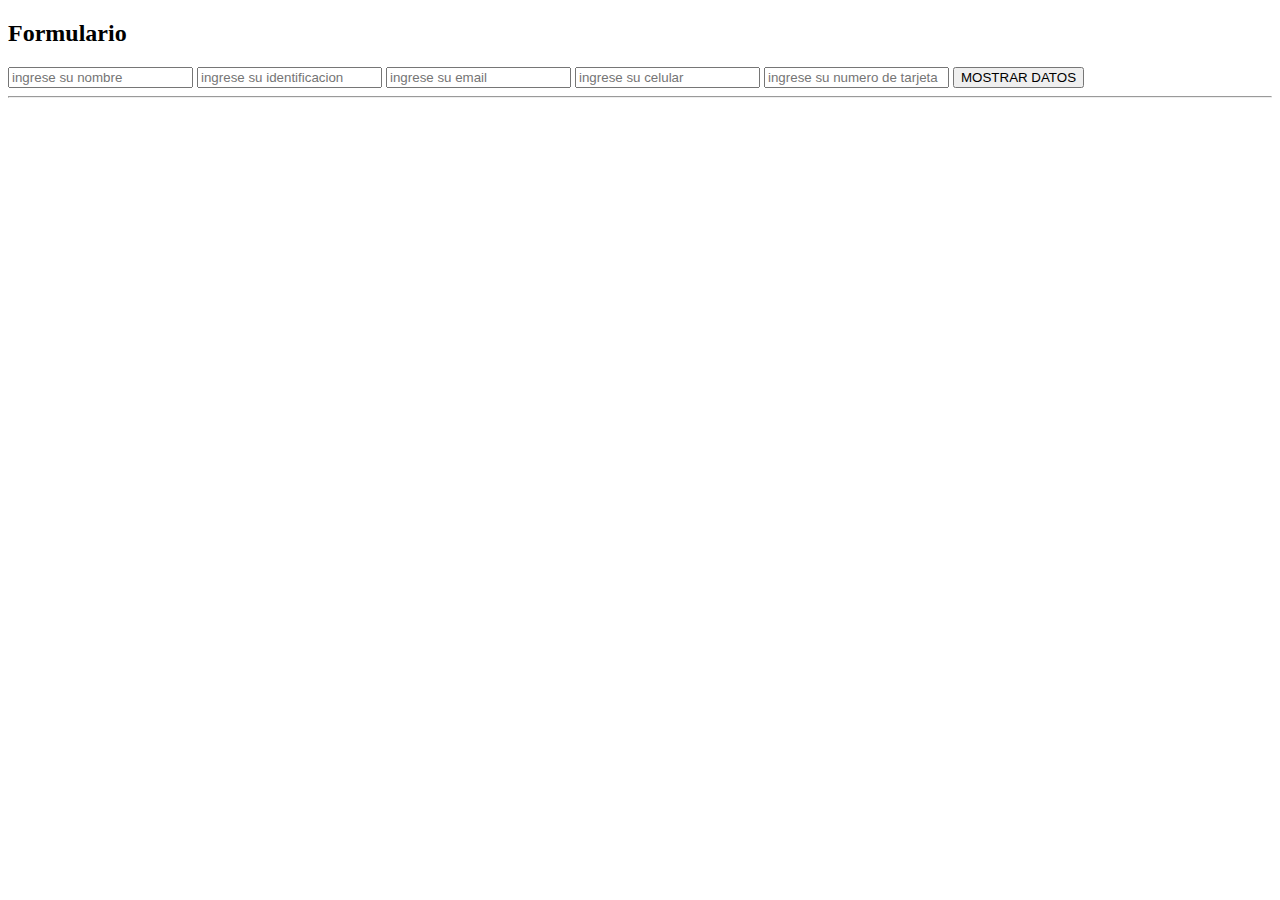
<file: formulario/index.html>
<!DOCTYPE html>
<html lang="en">
<head>
    <meta charset="UTF-8">
    <meta http-equiv="X-UA-Compatible" content="IE=edge">
    <meta name="viewport" content="width=device-width, initial-scale=1.0">
    <link href="https://cdn.jsdelivr.net/npm/bootstrap@5.1.3/dist/css/bootstrap.min.css" rel="stylesheet" integrity="sha384-1BmE4kWBq78iYhFldvKuhfTAU6auU8tT94WrHftjDbrCEXSU1oBoqyl2QvZ6jIW3" crossorigin="anonymous">
    <title>Mis Datos</title>
</head>
<body>
    
    <div class="container mt-5">
       
        <div class="row">
            <div class="col-8 offset-2">
                <form id="formulario" class="p-3 mt-5 shadow border">
                    <h2 class="text-center text-primary">Formulario</h2>

                <input id="nombre" class="form-control my-2" type="text" placeholder="ingrese su nombre">

                <input id="identificacion" class="form-control my-2" type="text" placeholder="ingrese su identificacion">

                <input id="email" class="form-control my-2" type="text" placeholder="ingrese su email">

                <input id="celular" class="form-control my-2" type="text" placeholder="ingrese su celular">

                <input id="numeroTarjeta" class="form-control my-2" type="text" placeholder="ingrese su numero de tarjeta">

                <button class="btn btn-primary mt-2" type="submit">MOSTRAR DATOS</button>
                </form>
                <hr>

                <h3 id="respuesta" class="text-center fw-light">
                    
                </h3>
            </div>
        </div>
    </div>
    
    <script src="app.js"></script>
</body>
</html>
</file>
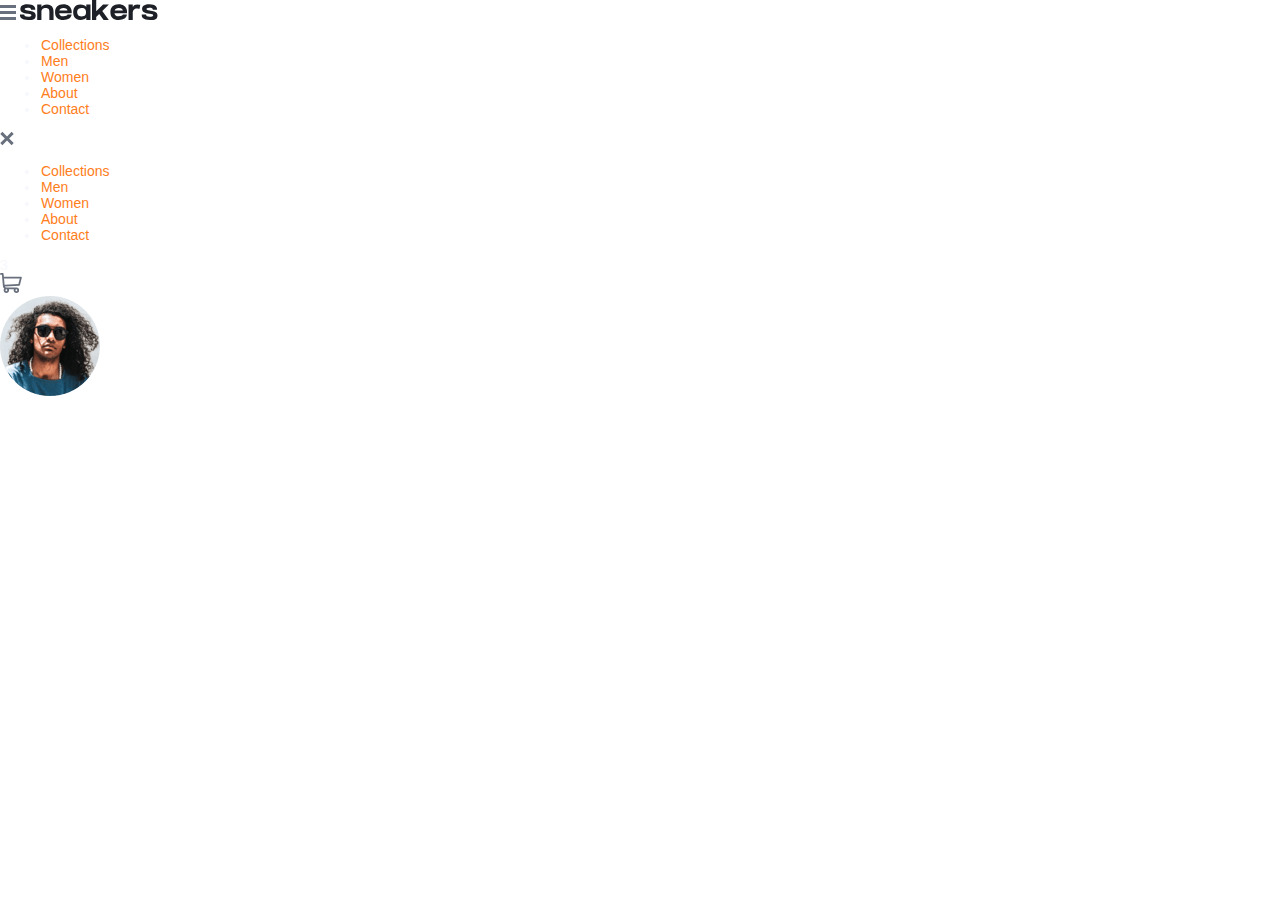
<file: men-colection.html>
<!DOCTYPE html>
<html lang="en">

<head>
    <meta charset="UTF-8">
    <meta name="viewport" content="width=device-width, initial-scale=1.0">
    <link rel="stylesheet" href="https://cdnjs.cloudflare.com/ajax/libs/font-awesome/6.4.0/css/all.min.css"
        integrity="sha512-iecdLmaskl7CVkqkXNQ/ZH/XLlvWZOJyj7Yy7tcenmpD1ypASozpmT/E0iPtmFIB46ZmdtAc9eNBvH0H/ZpiBw=="
        crossorigin="anonymous" referrerpolicy="no-referrer" />
    <link rel="stylesheet" href="https://cdn.jsdelivr.net/npm/swiper@10/swiper-bundle.min.css" />
    <link rel="stylesheet" href="galerias.css">

    <title>gallery new colection</title>
</head>

<body>

    <header class="header">

        <div class="header__navegador">
            <img class="menu" src="./images/icon-menu.svg" alt="menu icon">
            <img class="logo" src="./images/logo.svg" alt="logo">

            <nav class="iconos-head">
                <ul class="iconos-head__items">
                    <li><a class="iconos-head__link" href="../new-colection.html">Collections</a></li>
                    <li><a class="iconos-head__link" href="../men-colection.html">Men</a></li>
                    <li><a class="iconos-head__link" href="../women-colection.html">Women</a></li>
                    <li><a class="iconos-head__link" href="../about.html">About</a></li>
                    <li><a class="iconos-head__link" href="../Contact.html">Contact</a></li>
                </ul>

            </nav>

        </div>


        <!-- // ! -- inicio modal navbar -- // -->
        <div class="head-background">
            <nav class="iconos-head2">
                <img class="iconos-head__close-icon" src="./images/icon-close.svg" alt="">
                <ul class="iconos-head__item">
                    <li><a class="iconos-head__link" href="../new-colection.html">Collections</a></li>
                    <li><a class="iconos-head__link" href="../men-colection.html">Men</a></li>
                    <li><a class="iconos-head__link" href="../women-colection.html">Women</a></li>
                    <li><a class="iconos-head__link" href="../about.html">About</a></li>
                    <li><a class="iconos-head__link" href="../Contact.html">Contact</a></li>
                </ul>
            </nav>

        </div>
        <!-- // ! -- final modal navbar -- // -->

        <div class="header__cart-profile">
            <div class="header_cart">
                <div class="header_cart--notification">3</div>
                <img src="./images/icon-cart.svg" alt="cart">
            </div>
            <img class="avatar" src="./images/image-avatar.png" alt="profile">
        </div>
    </header>
    <div class="swiper mySwiper" id="mySwipper">
        <script>
            const contenedorProductos = document.querySelector("#mySwipper");
            const cargarProductos = async () => {
                const url = "http://localhost:3000/productos?idCategoria=11"
                fetch(url).then(res => res.json())
                    .then(data => {
                        console.log(data)
                        data.forEach(producto => {
                            const div = document.createElement("div");
                            div.classList.add("producto");
                            div.innerHTML = ` <div class="swiper-slide">

                            <div class="icons">
                            <i class="fa-solid fa-circle-arrow-left"></i>
                            <img src="images/logo.svg" alt="">
                            <i class="fa-regular fa-heart"></i>
                            </div>
                            <div class="product-content">
                            <div class="product-txt">
                                <div class="produc-img">
                                <img src=${producto.img.imagenUno} alt="">
                            </div>

                                <span>$${producto.precio}</span>
                                <h3>${producto.nombre}</h3>
                                
                            </div >

                            </div>
                            <a href="" class="btn-1">ver</a>
                            </div>` ;

                            contenedorProductos.append(div);
                        });
                    })
            }

            cargarProductos()
        </script>

        <!-- <div class="swiper-wraper">
            Se comenta mientras se hace pruebas de llamado a API
            <div class="swiper-slide">

                <div class="icons">
                    <i class="fa-solid fa-circle-arrow-left"></i>
                    <img src="images/logo.svg" alt="">
                    <i class="fa-regular fa-heart"></i>
                </div>
                <div class="product-content">
                    
                    <div class="product-txt">
                        <span>$300</span>
                        <h3>tennis adidas</h3>
                        
                        
                    </div >
                    <div class="produc-img">
                        <img src="./coleccion-hombres/a1.webp" alt="">

                    </div>
                    

                </div>
                <a href="" class="btn-1">ver</a>
            </div>
            <div class="swiper-slide">

                <div class="icons">
                    <i class="fa-solid fa-circle-arrow-left"></i>
                    <img src="images/logo.svg" alt="">
                    <i class="fa-regular fa-heart"></i>
                </div>
                <div class="product-content">
                    <div class="product-txt">
                        <span>$250</span>
                        <h3>tennis adidas</h3>
                        
                    </div >
                    <div class="produc-img">
                        <img src="coleccion-hombres/b1.webp" alt="">

                    </div>
                    

                </div>
                <a href="" class="btn-1">ver</a>
            </div>

            <div class="swiper-slide">

                <div class="icons">
                    <i class="fa-solid fa-circle-arrow-left"></i>
                    <img src="images/logo.svg" alt="">
                    <i class="fa-regular fa-heart"></i>
                </div>
                <div class="product-content">
                    <div class="product-txt">
                        <span>$200</span>
                        <h3>tennis adidas</h3>
                        
                    </div >
                    <div class="produc-img">
                        <img src="coleccion-hombres/c1.webp" alt="">

                    </div>
                    

                </div>
                <a href="" class="btn-1">ver</a>
            </div>

            <div class="swiper-slide">

                <div class="icons">
                    <i class="fa-solid fa-circle-arrow-left"></i>
                    <img src="images/logo.svg" alt="">
                    <i class="fa-regular fa-heart"></i>
                </div>
                <div class="product-content">
                    <div class="product-txt">
                        <span>$300</span>
                        <h3>tennis adidas</h3>
                       
                    </div >
                    <div class="produc-img">
                        <img src="coleccion-hombres/h1.webp" alt="">

                    </div>
                    

                </div>
                <a href="" class="btn-1">ver</a>
            </div> -->

    </div>
    </div>


    <script src="https://cdn.jsdelivr.net/npm/swiper@10/swiper-bundle.min.js"></script>
    <script>
        let swiper = new Swiper(".mySwiper", {
            efect: "coverflow",
            grabCursor: true,
            centeredSlides: true,
            slidesPerView: "auro",
            loop: true,
            coverflowEffect: {
                depth: 500,
                modifer: 1,
                slidesShadows: true,
                rotate: 0,
                strech: 0



            }


        })


    </script>
</body>
</file>
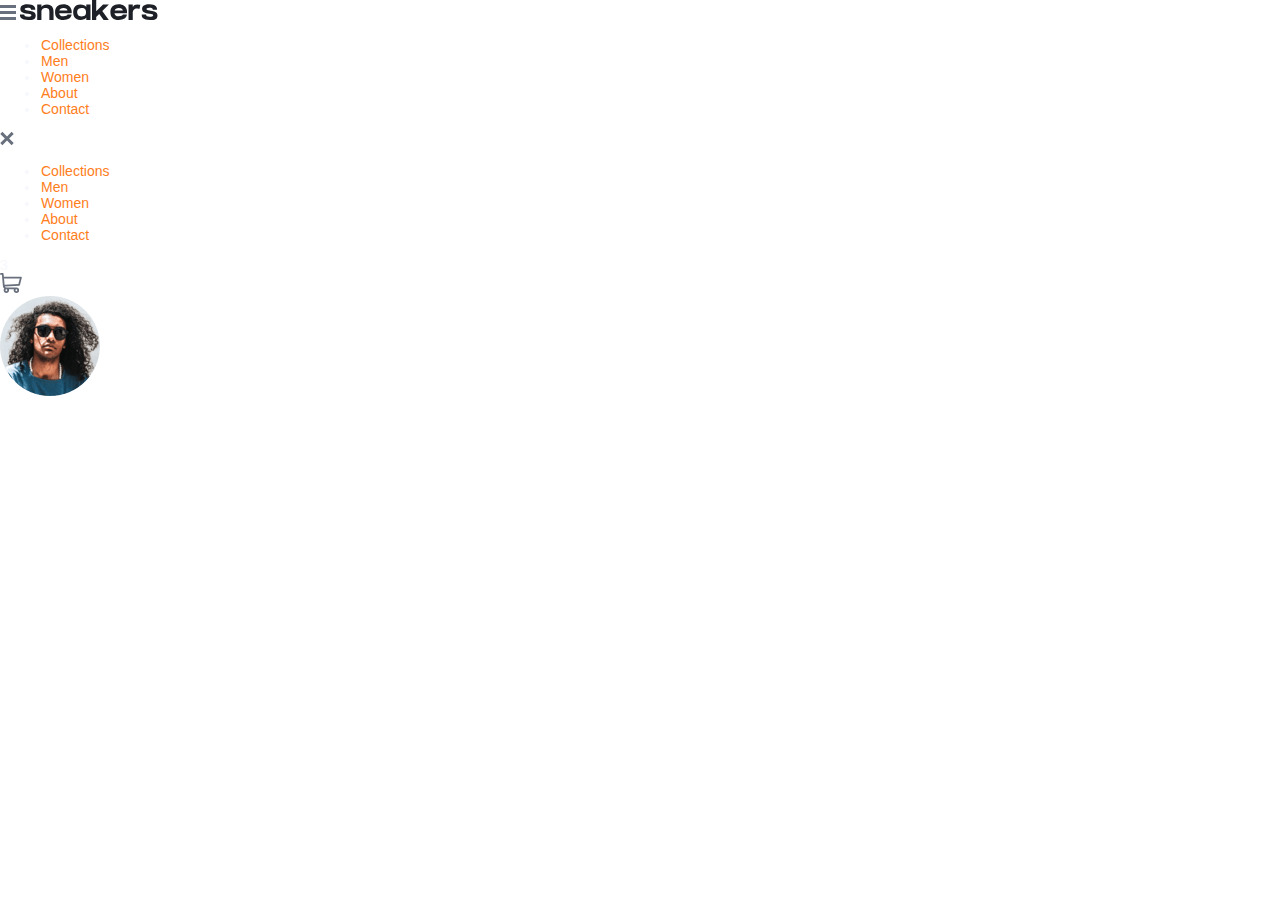
<file: new-colection.html>
<!DOCTYPE html>
<html lang="en">

<head>
    <meta charset="UTF-8">
    <meta name="viewport" content="width=device-width, initial-scale=1.0">
    <link rel="stylesheet" href="https://cdnjs.cloudflare.com/ajax/libs/font-awesome/6.4.0/css/all.min.css"
        integrity="sha512-iecdLmaskl7CVkqkXNQ/ZH/XLlvWZOJyj7Yy7tcenmpD1ypASozpmT/E0iPtmFIB46ZmdtAc9eNBvH0H/ZpiBw=="
        crossorigin="anonymous" referrerpolicy="no-referrer" />
    <link rel="stylesheet" href="https://cdn.jsdelivr.net/npm/swiper@10/swiper-bundle.min.css" />
    <link rel="stylesheet" href="galerias.css">

    <title>gallery new colection</title>
</head>

<body>

    <header class="header">

        <div class="header__navegador">
            <img class="menu" src="./images/icon-menu.svg" alt="menu icon">
            <img class="logo" src="./images/logo.svg" alt="logo">

            <nav class="iconos-head">
                <ul class="iconos-head__items">
                    <li><a class="iconos-head__link" href="new-colection.html">Collections</a></li>
                    <li><a class="iconos-head__link" href="men-colection.html">Men</a></li>
                    <li><a class="iconos-head__link" href="women-colection.html">Women</a></li>
                    <li><a class="iconos-head__link" href="#">About</a></li>
                    <li><a class="iconos-head__link" href="#">Contact</a></li>
                </ul>

            </nav>

        </div>




        <!-- // ! -- inicio modal navbar -- // -->
        <div class="head-background">
            <nav class="iconos-head2">
                <img class="iconos-head__close-icon" src="./images/icon-close.svg" alt="">
                <ul class="iconos-head__item">
                    <li><a class="iconos-head__link" href="#">Collections</a></li>
                    <li><a class="iconos-head__link" href="#">Men</a></li>
                    <li><a class="iconos-head__link" href="http://127.0.0.1:5500/women-colection.html">Women</a></li>
                    <li><a class="iconos-head__link" href="#">About</a></li>
                    <li><a class="iconos-head__link" href="#">Contact</a></li>
                </ul>
            </nav>

        </div>
        <!-- // ! -- final modal navbar -- // -->

        <div class="header__cart-profile">
            <div class="header_cart">
                <div class="header_cart--notification">3</div>
                <img src="./images/icon-cart.svg" alt="cart">
            </div>
            <img class="avatar" src="./images/image-avatar.png" alt="profile">
        </div>
    </header>
    <div class="swiper mySwiper" id="mySwipper">
        <script>
            const contenedorProductos = document.querySelector("#mySwipper");
            const redirect = "../product-detail/index.html"
            const subirId = (arg) => {
                localStorage.setItem("idProducto", arg)
            }
            const cargarProductos = () => {
                const url = "http://localhost:3000/productos"
                fetch(url).then(res => res.json())
                    .then(data => {
                        data.forEach(producto => {
                            const div = document.createElement("div");
                            div.classList.add("producto");
                            div.innerHTML = ` <div class="swiper-slide">
                                <div class="icons">
                                <i class="fa-solid fa-circle-arrow-left"></i>
                                <img src="images/logo.svg" alt="">
                                <i class="fa-regular fa-heart"></i>
                                </div>
                                <div class="product-content">
                                <div class="product-txt">
                                    <div class="produc-img">
                                    <img src=${producto.img.imagenUno} alt="">
                                </div>
                                    <span>${producto.precio}</span>
                                    <h3>${producto.nombre}</h3>
                                </div >
                                </div>
                                <div class="buttons_container">
                                    <a href="product-detail.html"><button class="button_view_product" onclick="subirId(${producto.id})">Ver</button></a>
                                <button class="button_add_cart reference__button">
                                    <img src="./images/icon-cart.svg" alt="button">Add to cart
                                </button>
                                    </div>
                                </div>` ;

                            contenedorProductos.append(div);
                        });
                    })
            }

            cargarProductos()
        </script>
        <!--     <div class="swiper-wraper">
           
           
          Se comenta mientras se hacen pruebas de llamado a API
            <div class="swiper-slide">

                <div class="icons">
                    <i class="fa-solid fa-circle-arrow-left"></i>
                    <img src="images/logo.svg" alt="">
                    <i class="fa-regular fa-heart"></i>
                </div>
                <div class="product-content">
                    
                    <div class="product-txt">
                        <span>$300</span>
                        <h3>tennis adidas</h3>
                        
                        
                    </div >
                    <div class="produc-img">
                        <img src="./new-colection/1.webp" alt="">

                    </div>
                    

                </div>
                <a href="" class="btn-1">ver</a>
            </div>
            <div class="swiper-slide">

                <div class="icons">
                    <i class="fa-solid fa-circle-arrow-left"></i>
                    <img src="images/logo.svg" alt="">
                    <i class="fa-regular fa-heart"></i>
                </div>
                <div class="product-content">
                    <div class="product-txt">
                        <span>$250</span>
                        <h3>tennis adidas</h3>
                        
                    </div >
                    <div class="produc-img">
                        <img src="new-colection/2.webp" alt="">

                    </div>
                    

                </div>
                <a href="" class="btn-1">ver</a>
            </div>

            <div class="swiper-slide">

                <div class="icons">
                    <i class="fa-solid fa-circle-arrow-left"></i>
                    <img src="images/logo.svg" alt="">
                    <i class="fa-regular fa-heart"></i>
                </div>
                <div class="product-content">
                    <div class="product-txt">
                        <span>$200</span>
                        <h3>tennis adidas</h3>
                        
                    </div >
                    <div class="produc-img">
                        <img src="new-colection/3.webp" alt="">

                    </div>
                    

                </div>
                <a href="" class="btn-1">ver</a>
            </div>

            <div class="swiper-slide">

                <div class="icons">
                    <i class="fa-solid fa-circle-arrow-left"></i>
                    <img src="images/logo.svg" alt="">
                    <i class="fa-regular fa-heart"></i>
                </div>
                <div class="product-content">
                    <div class="product-txt">
                        <span>$300</span>
                        <h3>tennis adidas</h3>
                       
                    </div >
                    <div class="produc-img">
                        <img src="new-colection/h1.webp" alt="">

                    </div>
                    

                </div>
                <a href="" class="btn-1">ver</a>
            </div> -->

    </div>
    </div>


    <script src="https://cdn.jsdelivr.net/npm/swiper@10/swiper-bundle.min.js"></script>
    <script src="./html/script.js"></script>
    <script>
        let swiper = new Swiper(".mySwiper", {
            effect: "coverflow",


            grabCursor: true,


            centeredSlides: true,


            slidesPerView: "auto",
            loop: true,


            coverflowEffect: {


                depth: 500,


                modifier: 1,


                slideShadows: true,


                rotate: 0,


                stretch: 0
            }
        });
    </script>
</body>
</file>
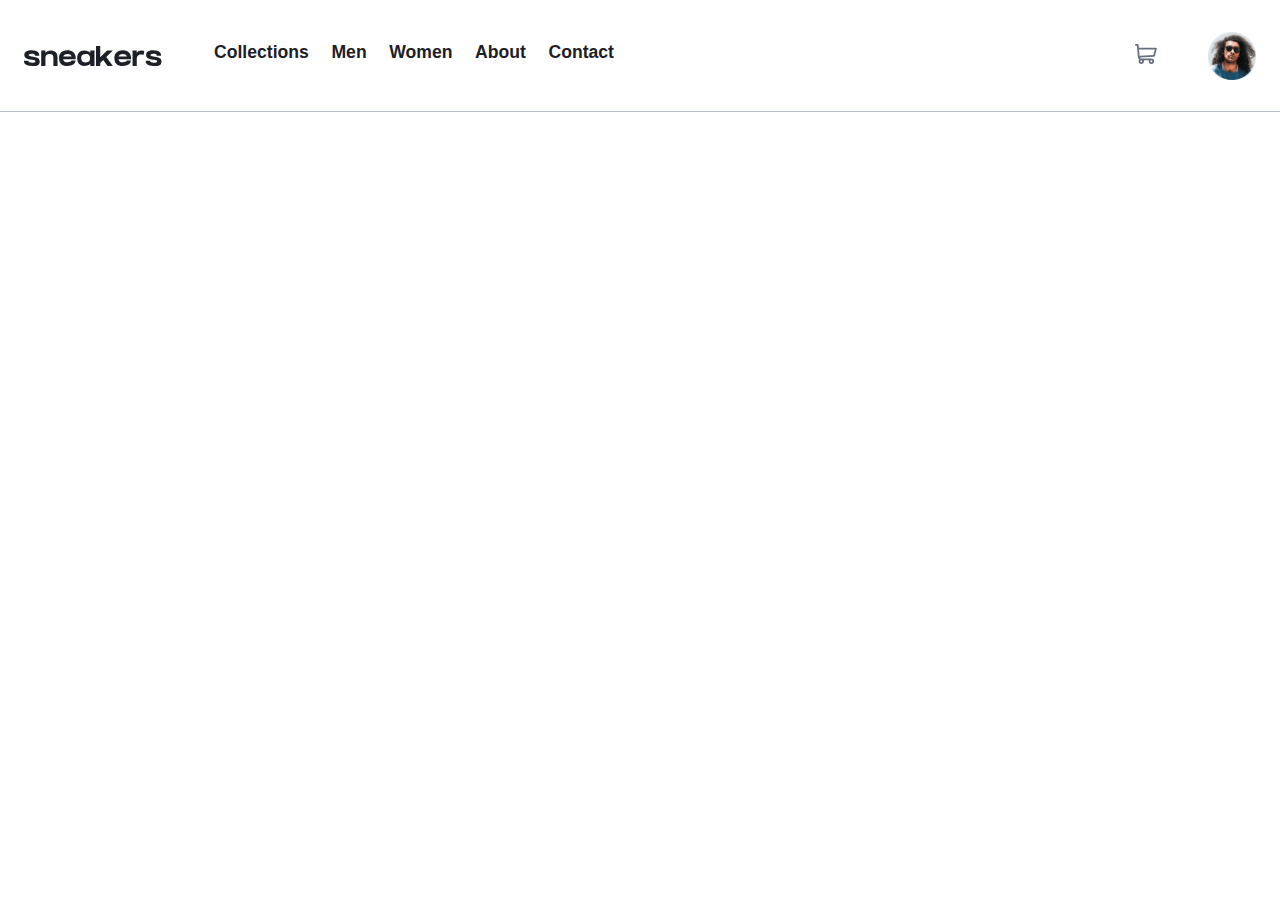
<file: product-detail.html>
<!DOCTYPE html>
<html lang="en">

<head>
    <meta charset="UTF-8">
    <meta name="viewport" content="width=device-width, initial-scale=1.0">
    <link rel="stylesheet" href="https://cdnjs.cloudflare.com/ajax/libs/font-awesome/6.4.0/css/all.min.css"
        integrity="sha512-iecdLmaskl7CVkqkXNQ/ZH/XLlvWZOJyj7Yy7tcenmpD1ypASozpmT/E0iPtmFIB46ZmdtAc9eNBvH0H/ZpiBw=="
        crossorigin="anonymous" referrerpolicy="no-referrer" />
    <link rel="stylesheet" href="https://cdn.jsdelivr.net/npm/swiper@10/swiper-bundle.min.css" />
    <link rel="stylesheet" href="style.css">


    <title>gallery new colection</title>
</head>

<body id="body">

    <header class="header">

        <div class="header__navegador">
            <img class="menu" src="./images/icon-menu.svg" alt="menu icon">
            <img class="logo" src="./images/logo.svg" alt="logo">

            <nav class="iconos-head">
                <ul class="iconos-head__items">
                    <li><a class="iconos-head__link" href="new-colection.html">Collections</a></li>
                    <li><a class="iconos-head__link" href="men-colection.html">Men</a></li>
                    <li><a class="iconos-head__link" href="women-colection.html">Women</a></li>
                    <li><a class="iconos-head__link" href="#">About</a></li>
                    <li><a class="iconos-head__link" href="#">Contact</a></li>
                </ul>

            </nav>

        </div>




        <!-- // ! -- inicio modal navbar -- // -->
        <div class="head-background">
            <nav class="iconos-head2">
                <img class="iconos-head__close-icon" src="./images/icon-close.svg" alt="">
                <ul class="iconos-head__item">
                    <li><a class="iconos-head__link" href="#">Collections</a></li>
                    <li><a class="iconos-head__link" href="#">Men</a></li>
                    <li><a class="iconos-head__link" href="http://127.0.0.1:5500/women-colection.html">Women</a></li>
                    <li><a class="iconos-head__link" href="#">About</a></li>
                    <li><a class="iconos-head__link" href="#">Contact</a></li>
                </ul>
            </nav>

        </div>
        <!-- // ! -- final modal navbar -- // -->

        <div class="header__cart-profile">
            <div class="header_cart">
                <div class="header_cart--notification">3</div>
                <img src="./images/icon-cart.svg" alt="cart">
            </div>
            <img class="avatar" src="./images/image-avatar.png" alt="profile">
        </div>
    </header>
    <script>
        const contenedorProductos = document.querySelector("#body");
        const redirect = "../product-detail/index.html"
        let idProducto = localStorage.getItem("idProducto")
        const cargarProductos = async () => {
            const url = `http://localhost:3000/productos/${idProducto}`
            fetch(url).then(res => res.json())
                .then(data => {
                    const div = document.createElement("div");
                    div.classList.add("producto");
                    div.innerHTML = `
                         <div class="container1">
        <div id="contentItemsCarrusel">
            <div class="itemCarrusel" id="itemCarrusel1">
                <div class="tarjetaCarrusel" id="tarjetaCarrusel1">
                    <div class="imagen1">
                        <img class="producto-imagen" src=${data.img.imagenUno} alt="">
                    </div>
                </div>
                <div class="flechasCarrusel">
                    <a href="#itemCarrusel3">
                        <i>
                            <img class="producto-imagen" src="./images/icon-previous.svg" alt="">
                        </i>
                    </a>
                    <a href="#itemCarrusel2">
                        <i>
                            <img src="./images/icon-next.svg" alt="">
                        </i>
                    </a>
                </div>
            </div>
            <div class="itemCarrusel" id="itemCarrusel2">
                <div class="tarjetaCarrusel" id="tarjetaCarrusel2">
                    <div class="imagen1">
                        <img class="producto-imagen" src=${data.img.imagenDos} alt="">
                    </div>
                </div>
                <div class="flechasCarrusel">
                    <a href="#itemCarrusel1">
                        <i>
                            <img src="./images/icon-previous.svg" alt="">
                        </i>
                    </a>
                    <a href="#itemCarrusel3">
                        <i>
                            <img src="./images/icon-next.svg" alt="">
                        </i>
                    </a>
                </div>
            </div>
            <div class="itemCarrusel" id="itemCarrusel3">
                <div class="tarjetaCarrusel" id="tarjetaCarrusel3">
                    <div class="imagen1">
                        <img class="producto-imagen" src=${data.img.imagenTres} alt="">
                    </div>
                </div>
                <div class="flechasCarrusel">
                    <a href="#itemCarrusel2">
                        <i>
                            <img src="./images/icon-previous.svg" alt="">

                        </i>
                    </a>
                    <a href="#itemCarrusel4">
                        <i>
                            <img src="./images/icon-next.svg" alt="">

                        </i>
                    </a>
                </div>
            </div>
            <div class="itemCarrusel" id="itemCarrusel4">
                <div class="tarjetaCarrusel" id="tarjetaCarrusel4">
                    <div class="imagen1">
                        <img class="producto-imagen" src=${data.img.imagenCuatro} alt="">
                    </div>
                </div>
                <div class="flechasCarrusel">
                    <a href="#itemCarrusel3">
                        <i>
                            <img src="./images/icon-previous.svg" alt="">

                        </i>
                    </a>
                    <a href="#itemCarrusel1">
                        <i>
                            <img src="./images/icon-next.svg" alt="">

                        </i>
                    </a>
                </div>
            </div>
        </div>
        <div class="otherImages">
            <div class="imagen1">
                <a href="#itemCarrusel1">
                    <img class="producto-imagen" src=${data.img.imagenUno} alt="">
                </a>
            </div>
            <div class="imagen1">
                <a href="#itemCarrusel2">
                    <img class="producto-imagen" src=${data.img.imagenDos} alt="">
                </a>
            </div>
            <div class="imagen2">
                <a href="#itemCarrusel3">
                    <img class="producto-imagen" src=${data.img.imagenTres} alt="">
                </a>
            </div>
            <div class="imagen3">
                <a href="#itemCarrusel4">
                    <img class="producto-imagen" src=${data.img.imagenCuatro} alt="">
                </a>
            </div>
        </div>
    </div>

    <!--  -->


    <div class="container2">
        <article class="references">
            <h2 class="reference__company">Sneaker Company</h2>
            <h2 class="reference__title">${data.nombre}</h2>
            <p class="reference__description">${data.descripcion}</p>
            <div class="reference__prices">
                <p class="reference_now">$${data.precio}<span class="details_discount">50%</span></p>
                <p class="reference__before"> $250.00</p>
            </div>
            <div class="reference__product-quantity">
                <div class="input">
                    <img class="input__minus" src="./images/icon-minus.svg" alt="minus">
                    <input class="input__number" type="text" value="0">
                    <img class="input__plus" src="./images/icon-plus.svg" alt="plus">
                </div>
                <button class="reference__button">
                    <img src="./images/icon-cart.svg" alt="button">Add to cart</button>
            </div>
        </article>
    </div> ` ;

                    contenedorProductos.append(div);
                })
        }

        cargarProductos()
    </script>
    </div>
    </div>
    <script src="https://cdn.jsdelivr.net/npm/swiper@10/swiper-bundle.min.js"></script>
    <script src="./script.js"></script>
    <script>
        let swiper = new Swiper(".mySwiper", {
            effect: "coverflow",


            grabCursor: true,


            centeredSlides: true,


            slidesPerView: "auto",
            loop: true,


            coverflowEffect: {


                depth: 500,


                modifier: 1,


                slideShadows: true,


                rotate: 0,


                stretch: 0
            }
        });
    </script>
</body>
</file>
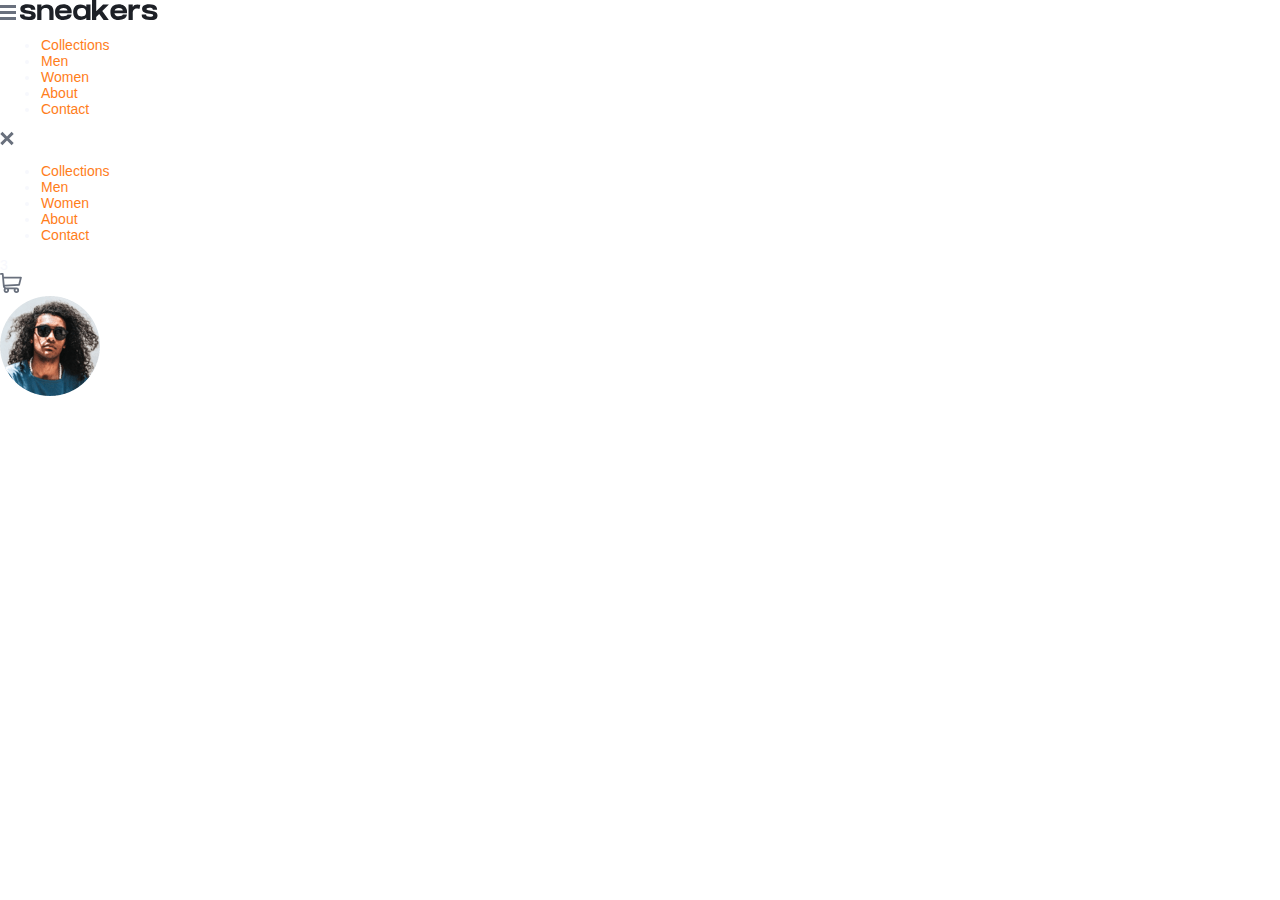
<file: women-colection.html>
<!DOCTYPE html>
<html lang="en">

<head>
    <meta charset="UTF-8">
    <meta name="viewport" content="width=device-width, initial-scale=1.0">
    <link rel="stylesheet" href="https://cdnjs.cloudflare.com/ajax/libs/font-awesome/6.4.0/css/all.min.css"
        integrity="sha512-iecdLmaskl7CVkqkXNQ/ZH/XLlvWZOJyj7Yy7tcenmpD1ypASozpmT/E0iPtmFIB46ZmdtAc9eNBvH0H/ZpiBw=="
        crossorigin="anonymous" referrerpolicy="no-referrer" />
    <link rel="stylesheet" href="https://cdn.jsdelivr.net/npm/swiper@10/swiper-bundle.min.css" />
    <link rel="stylesheet" href="galerias.css">

    <title>gallery woman</title>
</head>

<body>

    <header class="header">

        <div class="header__navegador">
            <img class="menu" src="./images/icon-menu.svg" alt="menu icon">
            <img class="logo" src="./images/logo.svg" alt="logo">

            <nav class="iconos-head">
                <ul class="iconos-head__items">
                    <li><a class="iconos-head__link" href="./new-colection.html">Collections</a></li>
                    <li><a class="iconos-head__link" href="./men-colection.html">Men</a></li>
                    <li><a class="iconos-head__link" href="./women-colection.html">Women</a></li>
                    <li><a class="iconos-head__link" href="./about.html">About</a></li>
                    <li><a class="iconos-head__link" href="./Contact.html">Contact</a></li>
                </ul>

            </nav>

        </div>


        <!-- // ! -- inicio modal navbar -- // -->
        <div class="head-background">
            <nav class="iconos-head2">
                <img class="iconos-head__close-icon" src="./images/icon-close.svg" alt="">
                <ul class="iconos-head__item">
                    <li><a class="iconos-head__link" href="./new-colection.html">Collections</a></li>
                    <li><a class="iconos-head__link" href="./men-colection.html">Men</a></li>
                    <li><a class="iconos-head__link" href="./women-colection.html">Women</a></li>
                    <li><a class="iconos-head__link" href="./about.html">About</a></li>
                    <li><a class="iconos-head__link" href="./Contact.html">Contact</a></li>
                </ul>
            </nav>

        </div>
        <!-- // ! -- final modal navbar -- // -->

        <div class="header__cart-profile">
            <div class="header_cart">
                <div class="header_cart--notification">3</div>
                <img src="./images/icon-cart.svg" alt="cart">
            </div>
            <img class="avatar" src="./images/image-avatar.png" alt="profile">
        </div>
    </header>
    <div class="swiper mySwiper" id="mySwipper">
        <script>
            const contenedorProductos = document.querySelector("#mySwipper");
            const subirId = (arg) => {
                localStorage.setItem("idProducto", arg)
            }
            const cargarProductos = async () => {
                const url = "http://localhost:3000/productos?idCategoria=10"
                fetch(url).then(res => res.json())
                    .then(data => {
                        console.log(data)
                        data.forEach(producto => {
                            const div = document.createElement("div");
                            div.classList.add("producto");

                            div.innerHTML = ` <div class="swiper-slide">

<div class="icons">
<i class="fa-solid fa-circle-arrow-left"></i>
<img src="images/logo.svg" alt="">
<i class="fa-regular fa-heart"></i>
</div>
<div class="product-content">
<div class="product-txt">
    <div class="produc-img">
    <img src=${producto.img.imagenUno} alt="">
</div>

    <span>${producto.precio}</span>
    <h3>${producto.nombre}</h3>
    
</div >

</div>
<button onclick="subirId(${producto.id})"><li><a href="product-detail.html">Ver</a></li></button>
</div>` ;

                            contenedorProductos.append(div);
                        });
                    })
            }

            cargarProductos()
        </script>
        <!--  <div class="swiper-wraper">



    
 Se comenta mientras se hacen pruebas de llamado a API -->
        <!--   <div class="swiper-slide">

                <div class="icons">
                    <i class="fa-solid fa-circle-arrow-left"></i>
                    <img src="images/logo.svg" alt="">
                    <i class="fa-regular fa-heart"></i>
                </div>
                <div class="product-content">
                    <div class="product-txt">
                        <span>$300</span>
                        <h3>tennis adidas</h3>

                    </div>
                    <div class="produc-img">
                        <img src="woman-colection/a4.webp" alt="">

                    </div>

                </div>
                <a href="" class="btn-1">ver</a>
            </div>
            <div class="swiper-slide">

                <div class="icons">
                    <i class="fa-solid fa-circle-arrow-left"></i>
                    <img src="images/logo.svg" alt="">
                    <i class="fa-regular fa-heart"></i>
                </div>
                <div class="product-content">
                    <div class="product-txt">
                        <span>$250</span>
                        <h3>tennis adidas</h3>

                    </div>
                    <div class="produc-img">
                        <img src="woman-colection/34.webp" alt="">

                    </div>

                </div>
                <a href="" class="btn-1">ver</a>
            </div>

            <div class="swiper-slide">

                <div class="icons">
                    <i class="fa-solid fa-circle-arrow-left"></i>
                    <img src="images/logo.svg" alt="">
                    <i class="fa-regular fa-heart"></i>
                </div>
                <div class="product-content">
                    <div class="product-txt">
                        <span>$200</span>
                        <h3>tennis adidas</h3>


                    </div>
                    <div class="produc-img">
                        <img src="woman-colection/ddas1.webp" alt="">

                    </div>

                </div>
                <a href="" class="btn-1">ver</a>
            </div>

            <div class="swiper-slide">

                <div class="icons">
                    <i class="fa-solid fa-circle-arrow-left"></i>
                    <img src="images/logo.svg" alt="">
                    <i class="fa-regular fa-heart"></i>
                </div>
                <div class="product-content">
                    <div class="product-txt">
                        <span>$300</span>
                        <h3>tennis adidas</h3>

                    </div>
                    <div class="produc-img">
                        <img src="woman-colection/adi1.webp" alt="">

                    </div>


                </div>
                <a href="" class="btn-1">ver</a>
            </div> -->

    </div>
    </div>


    <script src="https://cdn.jsdelivr.net/npm/swiper@10/swiper-bundle.min.js"></script>
    <script>
        let swiper = new Swiper(".mySwiper", {
            efect: "coverflow",
            grabCursor: true,
            centeredSlides: true,
            slidesPerView: "auro",
            loop: true,
            coverflowEffect: {
                depth: 500,
                modifer: 1,
                slidesShadows: true,
                rotate: 0,
                strech: 0



            }


        })


    </script>
</body>
</file>
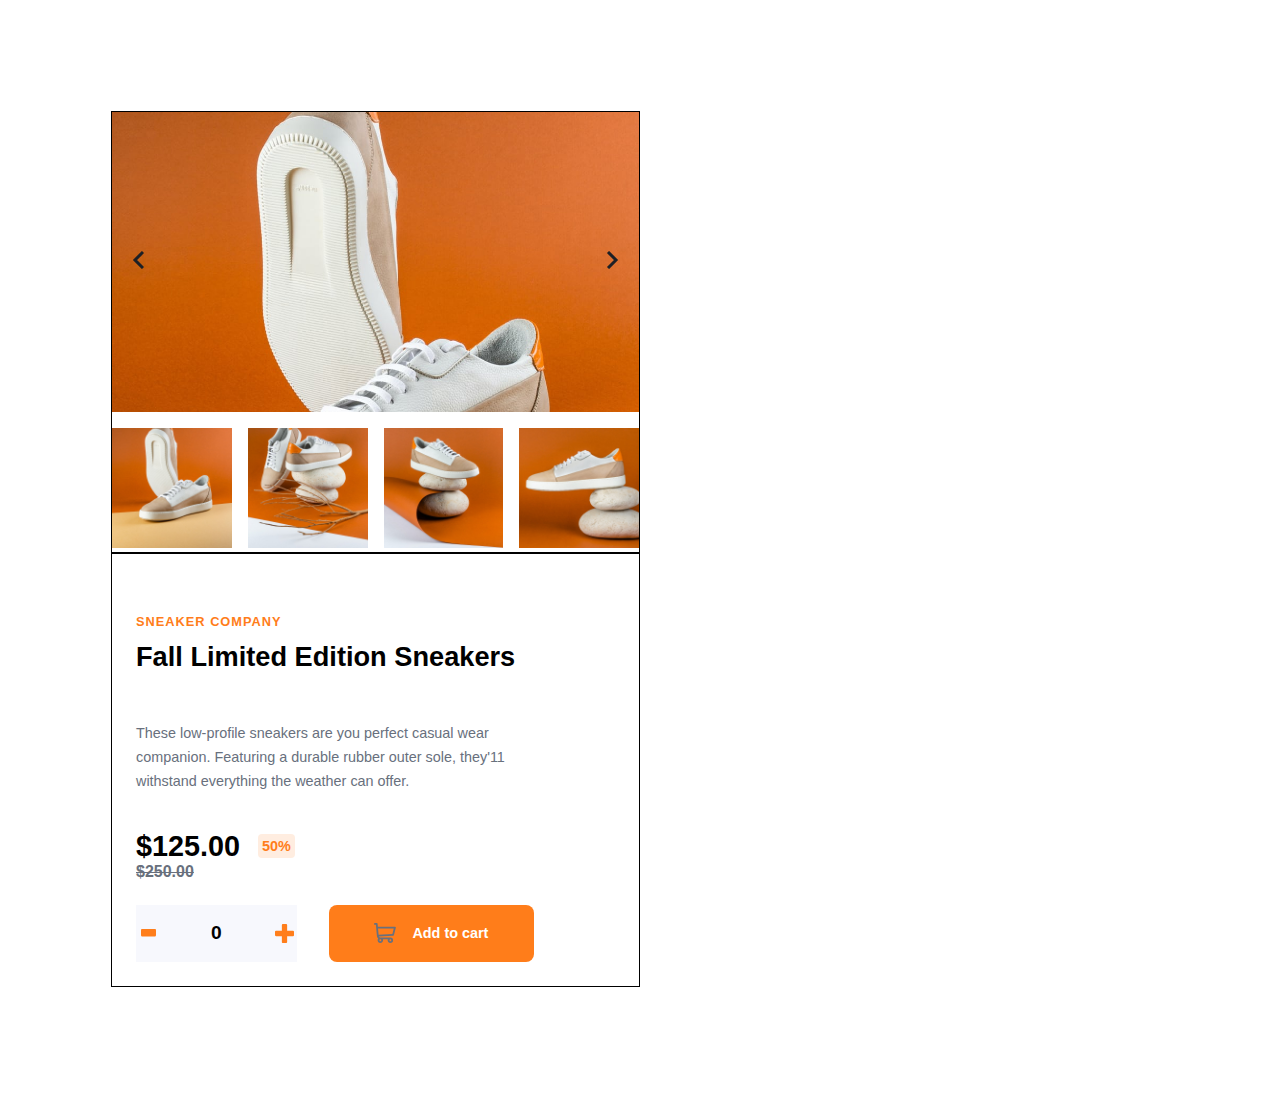
<file: carrusel/carrusel.html>
<!DOCTYPE html>
<html lang="en">

<head>
    <meta charset="UTF-8">
    <meta http-equiv="X-UA-Compatible" content="IE=edge">
    <meta name="viewport" content="width=device-width, initial-scale=1.0">
    <title>Document</title>
    <link rel="stylesheet" href="main.css">

</head>

<body>
    <div>
        <div class="container1">
            <div id="contentItemsCarrusel">
                <div class="itemCarrusel" id="itemCarrusel1">
                    <div class="tarjetaCarrusel" id="tarjetaCarrusel1">
                        <div class="imagen1">
                            <img class="producto-imagen" src="../images/image-product-1.jpg" alt="">
                        </div>
                    </div>
                    <div class="flechasCarrusel">
                        <a href="#itemCarrusel3">
                            <i>
                                <img class="producto-imagen" src="../images/icon-previous.svg" alt="">
                            </i>
                        </a>
                        <a href="#itemCarrusel2">
                            <i>
                                <img src="../images/icon-next.svg" alt="">
                            </i>
                        </a>
                    </div>
                </div>
                <div class="itemCarrusel" id="itemCarrusel2">
                    <div class="tarjetaCarrusel" id="tarjetaCarrusel2">
                        <div class="imagen1">
                            <img class="producto-imagen" src="../images/image-product-2.jpg" alt="">
                        </div>
                    </div>
                    <div class="flechasCarrusel">
                        <a href="#itemCarrusel1">
                            <i>
                                <img src="../images/icon-previous.svg" alt="">
                            </i>
                        </a>
                        <a href="#itemCarrusel3">
                            <i>
                                <img src="../images/icon-next.svg" alt="">
                            </i>
                        </a>
                    </div>
                </div>
                <div class="itemCarrusel" id="itemCarrusel3">
                    <div class="tarjetaCarrusel" id="tarjetaCarrusel3">
                        <div class="imagen1">
                            <img class="producto-imagen" src="../images/image-product-3.jpg" alt="">
                        </div>
                    </div>
                    <div class="flechasCarrusel">
                        <a href="#itemCarrusel2">
                            <i>
                                <img src="../images/icon-previous.svg" alt="">
    
                            </i>
                        </a>
                        <a href="#itemCarrusel4">
                            <i>
                                <img src="../images/icon-next.svg" alt="">
    
                            </i>
                        </a>
                    </div>
                </div>
                <div class="itemCarrusel" id="itemCarrusel4">
                    <div class="tarjetaCarrusel" id="tarjetaCarrusel4">
                        <div class="imagen1">
                            <img class="producto-imagen" src="../images/image-product-4.jpg" alt="">
                        </div>
                    </div>
                    <div class="flechasCarrusel">
                        <a href="#itemCarrusel3">
                            <i>
                                <img src="../images/icon-previous.svg" alt="">
    
                            </i>
                        </a>
                        <a href="#itemCarrusel1">
                            <i>
                                <img src="../images/icon-next.svg" alt="">
    
                            </i>
                        </a>
                    </div>
                </div>
            </div>
            <div class="otherImages">
                <div class="imagen1">
                    <a href="#itemCarrusel1">
                        <img class="producto-imagen" src="../images/image-product-1.jpg" alt="">
                    </a>
                </div>
                <div class="imagen1">
                    <a href="#itemCarrusel2">
                        <img class="producto-imagen" src="../images/image-product-2.jpg" alt="">
                    </a>
                </div>
                <div class="imagen2">
                    <a href="#itemCarrusel3">
                        <img class="producto-imagen" src="../images/image-product-3.jpg" alt="">
                    </a>
                </div>
                <div class="imagen3">
                    <a href="#itemCarrusel4">
                        <img class="producto-imagen" src="../images/image-product-4.jpg" alt="">
                    </a>
                </div>
            </div>
        </div>
    
        <!--  -->
    
    
        <div class="container2">
            <article class="references">
                <h2 class="reference__company">Sneaker Company</h2>
                <h2 class="reference__title">Fall Limited Edition Sneakers</h2>
                <p class="reference__description"> These low-profile sneakers are you perfect casual wear companion.
                    Featuring a durable rubber outer sole, they'11 withstand everything the weather can offer.</p>
                <div class="reference__prices">
                    <p class="reference_now">$125.00<span class="details_discount">50%</span></p>
                    <p class="reference__before"> $250.00</p>
                </div>
                <div class="reference__product-quantity">
                    <div class="input">
                        <img class="input__minus" src="../images/icon-minus.svg" alt="minus">
                        <input class="input__number" type="text" value="0">
                        <img class="input__plus" src="../images/icon-plus.svg" alt="plus">
                    </div>
                    <button class="reference__button">
                        <img src="../images/icon-cart.svg" alt="button">Add to cart</button>
                </div>
            </article>
        </div>
    </div>
    
</body>

</html>
</file>
<file: galerias.css>
:root {
    --orange: hsl(26, 100%, 55%);
    --pale-orange: hsl(25, 100%, 94%);
    --very-dark-blue: hsl(220, 13%, 13%);
    --dark-grayish-blue: hsl(219, 9%, 45%);
    --grayish-blue: hsl(220, 14%, 75%);
    --light-grayish-blue: hsl(223, 64%, 98%);
    --white: hsl(0, 0%, 100%);
    --black: hsl(0, 0%, 0%);
    --black-modal: hsla(0, 0%, 0%, 0.5);
    --font: "Kumbh Sans", sans-serif;
}

html,
body {
    position: relative;
    height: 100%;
}

body {
    background-color: var(--white);
    font-family: Arial, Helvetica, sans-serif;
    font-size: 14px;
    color: var(--light-grayish-blue);
    margin: 0;
    padding: 0;
}
.button_view_product {
    padding: 9px 126px;
    border-radius: 2rem;
    border: 1px solid var(--orange);
    margin-top: 11px;
    cursor: pointer;
}

a {
    outline: none;
    text-decoration: none;
    padding: 2px 1px 0;
    color: var(--orange);;
  }

.button_add_cart{
    margin-bottom: 11px;
    padding: 9px 65px;
    border-radius: 2rem;
    border: none;
    background-color: var(--orange);
    color: white;
    gap: 1rem;
    display: flex;
    align-items: center;
    cursor: pointer;
}


swiper {
    
    width: 100%;
    padding: 50px 0;
    display: grid;
    gap: 1rem;
    grid-template-columns: repeat(1, 1fr);
  }
  
  @media screen and (min-width: 375px) {
    .swiper {
      grid-template-columns: repeat(2, 1fr);
     padding-top: 20px;
    }
  }
  
  @media screen and (min-width: 768px) {
    .swiper {
      grid-template-columns: repeat(3, 1fr);
    }
  }
  
  @media screen and (min-width: 1115px) {
    .swiper {
      grid-template-columns: repeat(4, 1fr);
    }
  }
  
  .swiper-slide {
    
    width: 100%;
    max-width: 270px;
    height: 500px;
    background-color: #e9e9e9;
    box-shadow: 0 0 20px rgba(0, 0, 0, 0.4);
    padding: 40px;
    text-align: center;
  }
  
  .icons {
    display: flex;
    justify-content: space-between;
    align-items: center;
    margin-bottom: 40px;
  
  }
  
  .icons i {
    font-size: 20px;
    color: var(--orange);
  }
  
  .icons img {
    width: 120px;
  }
  
  .product-content {
    display: flex;
    flex-direction: column;
    align-items: center;
  }
  
  .product-content {
    display: flex;
    justify-content: space-between;
  }
  
  .product-txt {
    text-align: center;
  }
  
  .product-txt span {
    font-size: 25px;
    color: var(--grayish-blue);
    font-weight: bold;
    display: flex;
    align-items: center;
    margin-left: 0;
    margin-top: 1rem;
  }
  
  .product-txt h3 {
    font-size: 20px;
    color: var(--orange);
    text-transform: uppercase;
  }
  
  .product-txt p {
    font-size: 14px;
    color: black;
  }
  
  .product-img {
    text-align: center;
  }
  
  .produc-img img {
    width: 180px;
    margin-top: 0;
    padding: 0.2rem;
  }
  
  .produc-img img:hover {
    width: 200px;
  }
  
  .btn-1 {
    display: inline-block;
    padding: 13px 55px;
    border: 1px solid var(--orange);
    border-radius: 25px;
    color: var(--very-dark-blue);
    text-decoration: none;
    margin-top: 35px;
    
  }
  
  .btn-1:hover {
    background-color: var(--orange);
    font-size: 1rem;
    color: antiquewhite;
    
  }
</file>
<file: style.css>
@import url(https://fonts.google.com/specimen/Kumbh+Sans);

:root {
    --orange: hsl(26, 100%, 55%);
    --pale-orange: hsl(25, 100%, 94%);
    --very-dark-blue: hsl(220, 13%, 13%);
    --dark-grayish-blue: hsl(219, 9%, 45%);
    --grayish-blue: hsl(220, 14%, 75%);
    --light-grayish-blue: hsl(223, 64%, 98%);
    --white: hsl(0, 0%, 100%);
    --black: hsl(0, 0%, 0%);
    --black-modal: hsla(0, 0%, 0%, 0.5);
    --font: "Kumbh Sans", sans-serif;
  }
  

*{
    margin: 0;
    padding: 0;
    box-sizing: border-box;
}

body{
    font-family: "kumbh Sans", sans-serif;
}

.main{
    width: 446px;
    /*border: 1px solid black;*/
    margin: auto;
    position: relative;
}
@media (min-width: 1115px){
    .main{
        width: 1115px;
    }   
}
.header{
   /* border: 1px solid red;*/
    display: flex;
    align-items: center;
    justify-content: space-between;
    height: 68px;
    padding:0 24px ;
}
@media (min-width: 1115px){
    .header{
        height: 112px;
        border-bottom: 1px solid var(--grayish-blue);
    }  
}
.header__navegador{
    width: 175px;
    height: 100%;
    display: flex;
    align-items: center;
    justify-content: space-between;
}
@media (min-width: 1115px){
    .header__navegador{
        width: 590px;
    } 
}
.menu:hover{
    cursor: pointer;
}
@media (min-width: 1115px){
    .menu{
        display: none;
    } 
}
.header__cart-profile{
    display: flex;
    align-items: center;
    justify-content: space-between;
    width: 70px;
}
@media (min-width: 1115px){
    .header__cart-profile{
        width:121px ;
    } 
}
.header_cart:hover{
    position: relative;
    cursor: pointer;
}

.header_cart--notification{
    display: none;
    background-color: var(--orange);
    width: 15px;
    height: 12px;
    border-radius: 16px;
    position: absolute;
    top: -2px;
    right: -5px;
    font-size: 0.6em;
    text-align: center;
    color: var(--white);
}
.avatar{ 
    width: 24px;
}
@media (min-width: 1115px){
    .avatar{
        width:48px ;
    } 
}
.avatar:hover{
cursor: pointer;
    border: 2px solid var(--orange);
    border-radius: 50%;
}

/*nav*/
.iconos-head{
    display: none;
    width: 400px;
    
} 
.iconos-head__items{
    list-style: none;
    display: flex;
    justify-content: space-between;
}
.iconos-head__link{
    text-decoration: none;
    color: var(--dark-grayish-blue);
    display: block;
    height: 112px;
    padding-top: 42px;
}
@media (min-width: 1115px){
    .iconos-head{
        display: block;
    } 
}

.iconos-head__link:hover{
    border-bottom: 4px solid var(--orange);
}
.head-background{
    /*background-color: var(--black-modal);*/
    position: absolute;
    top: 0;
    left: 0;
    width: 100%;
    height: 100%;
    z-index: 1;
    display: none;
   /*  display: grid;
    place-content: center; */
}
.iconos-head2{
    background-color: var(--white);
    width: 250px;
    height: 100%;
    padding: 28px 24px;
     display: none;
}
.iconos-head__item{
    display: flex;
    flex-direction: column;
    justify-content: space-between;
    height: 200px;
    list-style: none;
    margin-top: 50px;
}
.iconos-head__link{
    text-decoration: none;
    color: var(--very-dark-blue);
    font-weight: 700;
    font-size: 1.1em;
}
.iconos-head__close-icon:hover{
    cursor: pointer;
}

/*.mixin{
    background-color: var(--black-modal);
    position: absolute;
    top: 0;
    left: 0;
    width: 100%;
    height: 100%;
    display: none;

}*/
/*mixin{
background-color: var(--white);
    width: 40px;
    height: 40px;
    padding: 12px;
    border-radius: 50%;
    position: absolute;
    top: 170px;
    left: 15px;
}*/
.tunnel{
    width: 446px;
    
}
.tunnel__image-container{
    height: 300px;
    width: 100%;
    background-image:url("./coleccion-hombres/a1.webp");
    background-position-y:-35px ;
    background-size: cover;
}
@media (min-width: 1115px){
    .tunnel__image-container{
        background-position-y:0px ;
        border-radius: 16px;
        height: 446px;
        margin-bottom: 32px;
        
    } 
}

.tunnel__previous{
    background-color: var(--white);
    width: 40px;
    height: 40px;
    padding: 12px;
    border-radius: 50%;
    position: absolute;
    top: 180px;
    left: 15px;
   
}
.tunnel__previous:hover{
    cursor: pointer;
}

@media (min-width: 1115px){
    .tunnel__previous{
        background-position-y:0px ;
        border-radius: 16px;
        height: 446px;
        margin-bottom: 32px;
        display: none;
    } 
}


.tunnel__next{
    background-color: var(--white);
    width: 40px;
    height: 40px;
    padding: 12px;
    border-radius: 50%;
    position: absolute;
    top: 180px;
    left: 320px;  
}
.tunnel__next:hover{
    cursor: pointer;
}
@media (min-width: 1115px){
    .tunnel__next{
        display: none;
    } 
}

/* .tunnel__thumnails{
    display: none;
} */
@media (min-width: 1115px){
    .tunnel__thumnails{
        display: flex;
        justify-content: space-between;
        
    } 
}
.tunnel__thumnail{
    width: 90px;
    border-radius: 16px;
}
.tunnel__thumnail:hover{
    cursor: pointer;
    border: 2px solid var(--orange);
}
.references{
    padding: 24px;

}
@media (min-width: 1115px){
    .references{
        width: 446px;
        padding-top: 60px;
    } 
}


.reference__company{
    color: var(--orange);
    text-transform: uppercase;
    font-size: 0.8em;
    letter-spacing: 1px;
    margin-bottom: 12px;
}
.reference__title{
    font-size: 1.7em;
    margin-bottom: 16px;
}
@media (min-width: 1115px){
    .reference__title{
        font-size: 1.7em;
        margin-bottom: 48px;
    } 
}
.reference__description{
    font-size: 0.94em;
    color: var(--dark-grayish-blue);
    line-height: 24px;
    margin-bottom: 24px;   
}
@media (min-width: 1115px){
    .reference__description{
        font-size: 0.9em;
        margin-bottom: 37px;
        
    } 
}
.reference__prices{
    
    display: flex;
    justify-content: space-between;
    margin-bottom: 24px;
    align-items: center;
}
@media (min-width: 1115px){
    .reference__prices{
        flex-direction: column;
        align-items: flex-start;
        
    } 
}
.reference_now{
    font-size: 1.8em;
    font-weight: 700;
    display: flex;
    align-items: center;
    gap: 18px;
}
.details_discount{
    font-size: 0.5em;
    background-color: var(--pale-orange);
    color: var(--orange);
    padding: 4px;
    border-radius: 4px;
}
.reference__before{
    font-weight: 700;
    color: var(--dark-grayish-blue);
    text-decoration: line-through;
}
.reference__product-quantity{
    @media (min-width: 1115px){
        display: flex;
        gap: 32px;

    }
}
.input{
    height: 57px;
    display: flex;
    justify-content: space-between;
    background-color: var(--light-grayish-blue);
}
.input__minus{
    width: 25px;
    height: 100%;
    padding:  24px 5px;
}
.input__minus:hover{
    cursor: pointer;
}
.input__number{
    width: 100%;   
    border: none;
    background-color: var(--light-grayish-blue);
    font-size: 1.2em;
    font-weight: 700;
    font-family: var(--font);
    text-align: center;
    outline: none;
}
.input__plus{
    width: 25px;
    height: 100%;
    padding:  19px 3px;
}
.input__plus:hover{
    cursor: pointer;
}
.reference__button{
    background-color: var(--orange);
    width: 100%;
    height: 57px;
    border-radius: 8px;
    border: none;
    color: var(--white);
    font-size: 0.9em;
    font-weight: 700;
    display: flex;
    align-items: center;
    justify-content: center;
    gap: 16px;
}
.reference__button:hover{
    cursor: pointer;
    opacity: 0.7;
}
.truck-modal{
    display: none;
    border:  1px solid blue;
    width: 360px;
    height: 260px;
    border-radius: 8px;
    box-shadow: 3px 3px 10px;
    position: absolute;
    top: 75px;
    right: 6px;
    background-color: var(--white);
}
.truck-modal__title{
    font-weight: 700;
    padding: 24px;
    border-bottom: 1px solid var(--grayish-blue);

}
.truck_modal__checkout-container{
    padding: 24px;
}
.truck_modal__deatils-container{
    display: flex;
    align-items: center;
    margin-bottom: 24px;
    color: var(--dark-grayish-blue);
}
.truck-modal__image{
    width: 50px;
    /*height: 50px;*/
    border-radius: 4px;
    align-items: center;
    justify-content: space-between;
    margin-bottom: 24px;
}
.truck-modal__price span{
    font-weight: 700;
    color: var(--black);

}
.delete:hover{
    cursor: pointer;
}
.truck-modal__delete{
    background-color: var(--orange);
    width: 100%;
    height: 57px;
    border-radius: 8px;
    border: none;
    color: var(--white);
    font-size: 0.9em;
    font-weight: 700;
    display: flex;
    align-items: center;
    justify-content: center;
    gap: 16px;
}
.truck-modal__delete:hover{
    cursor: pointer;
}
.matter{
    @media (min-width: 1115px){
        display: flex;
        padding: 90px 50px;
        gap: 124px;
        
    }
}
.modal-tunnel__background{
    width: 550px;
    
}
.modal-tunnel__background{ 
    background-color: var(--black-modal);
    position: absolute;
    top: 0;
    left: 0;
    width: 100%;
    height: 100%;
    z-index: 1;
    display: none;
    /*display: grid;*/
    place-content: center;
}
.modal-tunnel__close-container{
    text-align: right;
    height: 30px;
}
.modal-tunnel__close{
    width: 16px;
}
.modal-tunnel__close:hover{
    cursor: pointer;
    content: url("./images/icon-close-orange.svg");
}
.modal-tunnel__image-container{
    background-image: url("./images/image-product-1.jpg");
    height: 446px;
    width: 446px;
    background-size: cover;
    border-radius: 16px;
    margin-bottom: 32px;
    position: relative;
}
.modal-tunnel__thumnails{
     display: flex;
     justify-content: space-between;
     width: 410px;
     margin: auto;
} 
.modal-tunnel__thumnail{
    width: 90px;
    border-radius: 16px;
}
.modal-tunnel__thumnail:hover{
    cursor: pointer;
    border: 2px solid var(--orange);
}
.modal-tunnel__previous{
    background-color: var(--white);
    width: 40px;
    height: 40px;
    padding: 12px;
    border-radius: 50%;
    position: absolute;
    top: 190px;
    left: 15px;
    
}
.modal-tunnel__previous:hover{
    cursor: pointer;
}
@media (min-width: 1115px){
    .modal-tunnel__previous{
        display: block;
    } 
 }
.modal-tunnel__next{
    background-color: var(--white);
    width: 40px;
    height: 40px;
    padding: 12px;
    border-radius: 50%;
    position: absolute;
    top: 190px;
    left: 400px;  
}
.modal-tunnel__next:hover{
    cursor: pointer;
}

@media (min-width: 1115px){
.modal-tunnel__next{
    display: block;
    } 
}


/* Trabajo Alejandro */
.contendor-productos {
    display: grid;
    grid-template-columns: repeat(3, 1fr);
    gap: 1rem;
}



/* Carrusel */
* {
    padding: 0;
    margin: 0;
    box-sizing: border-box;
}

/*  */

/*Efecto*/
.modalmask {
    position: fixed;
    font-family: Arial, sans-serif;
    top: 0;
    right: 0;
    bottom: 0;
    left: 0;
    background: rgba(0,0,0,0.8);
    z-index: 99999;
    opacity:0;
    -webkit-transition: opacity 400ms ease-in;
    -moz-transition: opacity 400ms ease-in;
    transition: opacity 400ms ease-in;
    pointer-events: none;
}
.modalmask:target {
    opacity:1;
    pointer-events: auto;
}

/*Formato de la ventana*/
.modalbox{
    width: 400px;
    position: relative;
    padding: 5px 20px 13px 20px;
    background: #fff;
    border-radius:3px;
    -webkit-transition: all 500ms ease-in;
    -moz-transition: all 500ms ease-in;
    transition: all 500ms ease-in;
     
}

/*Movimientos*/
.movedown {
    margin: 0 auto;
}
.rotate {
    margin: 10% auto;
    -webkit-transform: scale(-5,-5);
    transform: scale(-5,-5);
}
.resize {
    margin: 10% auto;
    width:0;
    height:0;
 
}
.modalmask:target .movedown{       
    margin:10% auto;
}
.modalmask:target .rotate{     
    transform: rotate(360deg) scale(1,1);
        -webkit-transform: rotate(360deg) scale(1,1);
}
 
.modalmask:target .resize{
    width:400px;
    height:200px;
}

/*Boton de cerrar*/
.close {
    background: #606061;
    color: #FFFFFF;
    line-height: 25px;
    position: absolute;
    right: 1px;
    text-align: center;
    top: 1px;
    width: 24px;
    text-decoration: none;
    font-weight: bold;
    border-radius:3px;
 
}
 
.close:hover {
    background: #FAAC58;
    color:#222;
}


/*  */


.contendor-productos {
    display: grid;
    grid-template-columns: repeat(4, 1fr);
    gap: 1rem;
}

.producto-imagen {
    max-width: 100%;
}



.otherImages {
    display: flex;
    width: 43%;
    gap: 1rem;
    margin-top: 1rem;
}

.imagen1,
.imagen2,
.imagen3,
.content-imagen1 {
    display: flex;
    margin: 0;
}

.close-button {
    justify-content: end;
    display: flex;
    margin: 1rem 0;
    width: 20%;
}

a.openModal { 
    margin: 1em auto; 
    display: block; 
    width: 200px; 
    background: #ccc; 
    text-align: center; 
    text-decoration: none; 
    color: black; 
    padding: 10px; 
    text-shadow: 0 1px 0 #fff; 
    border: 1px solid rgba(0,0,0,0.1); 
    box-shadow: 0 1px 1px rgba(0,0,0,0.3); 
}




.itemCarrusel {
    height: 300px;
    position: relative;
}

.tarjetaCarrusel {
    background-color: blanchedalmond;
    height: 100%;
}

.flechasCarrusel {
    height: 100%;
    position: absolute;
    top: 0;
    width: 100%;
    display: flex;
    align-items: center;
    justify-content: space-between;
    padding: 20px;
}

#contentItemsCarrusel {
    height: 300px;
    overflow: hidden;
    width: 42%;
}

 

a {
    text-decoration: none;
}

@import url(https://fonts.google.com/specimen/Kumbh+Sans);

:root {
    --orange: hsl(26, 100%, 55%);
    --pale-orange: hsl(25, 100%, 94%);
    --very-dark-blue: hsl(220, 13%, 13%);
    --dark-grayish-blue: hsl(219, 9%, 45%);
    --grayish-blue: hsl(220, 14%, 75%);
    --light-grayish-blue: hsl(223, 64%, 98%);
    --white: hsl(0, 0%, 100%);
    --black: hsl(0, 0%, 0%);
    --black-modal: hsla(0, 0%, 0%, 0.5);
    --font: "Kumbh Sans", sans-serif;
  }
  

*{
    margin: 0;
    padding: 0;
    box-sizing: border-box;
}

body{
    font-family: "kumbh Sans", sans-serif;

}


/* Carrusel */

.producto{
    display: flex;
    padding: 47px;
}

.container1,
.container2{
    width: 50%;
}

.reference__product-quantity{
    display: flex;
    gap: 2rem;
    margin-top: 4rem

}



.main{
    width: 446px;
    /*border: 1px solid black;*/
    margin: auto;
    position: relative;
}
@media (min-width: 1115px){
    .main{
        width: 1115px;
    }   
}
.header{
   /* border: 1px solid red;*/
    display: flex;
    align-items: center;
    justify-content: space-between;
    height: 68px;
    padding:0 24px ;
}
@media (min-width: 1115px){
    .header{
        height: 112px;
        border-bottom: 1px solid var(--grayish-blue);
    }  
}
.header__navegador{
    width: 175px;
    height: 100%;
    display: flex;
    align-items: center;
    justify-content: space-between;
}
@media (min-width: 1115px){
    .header__navegador{
        width: 590px;
    } 
}
.menu:hover{
    cursor: pointer;
}
@media (min-width: 1115px){
    .menu{
        display: none;
    } 
}
.header__cart-profile{
    display: flex;
    align-items: center;
    justify-content: space-between;
    width: 70px;
}
@media (min-width: 1115px){
    .header__cart-profile{
        width:121px ;
    } 
}
.header_cart:hover{
    position: relative;
    cursor: pointer;
}

.header_cart--notification{
    display: none;
    background-color: var(--orange);
    width: 15px;
    height: 12px;
    border-radius: 16px;
    position: absolute;
    top: -2px;
    right: -5px;
    font-size: 0.6em;
    text-align: center;
    color: var(--white);
}
.avatar{ 
    width: 24px;
}
@media (min-width: 1115px){
    .avatar{
        width:48px ;
    } 
}
.avatar:hover{
cursor: pointer;
    border: 2px solid var(--orange);
    border-radius: 50%;
}

/*nav*/
.iconos-head{
    display: none;
    width: 400px;
    
} 
.iconos-head__items{
    list-style: none;
    display: flex;
    justify-content: space-between;
}
.iconos-head__link{
    text-decoration: none;
    color: var(--dark-grayish-blue);
    display: block;
    height: 112px;
    padding-top: 42px;
}
@media (min-width: 1115px){
    .iconos-head{
        display: block;
    } 
}

.iconos-head__link:hover{
    border-bottom: 4px solid var(--orange);
}
.head-background{
    /*background-color: var(--black-modal);*/
    position: absolute;
    top: 0;
    left: 0;
    width: 100%;
    height: 100%;
    z-index: 1;
    display: none;
   /*  display: grid;
    place-content: center; */
}
.iconos-head2{
    background-color: var(--white);
    width: 250px;
    height: 100%;
    padding: 28px 24px;
     display: none;
}
.iconos-head__item{
    display: flex;
    flex-direction: column;
    justify-content: space-between;
    height: 200px;
    list-style: none;
    margin-top: 50px;
}
.iconos-head__link{
    text-decoration: none;
    color: var(--very-dark-blue);
    font-weight: 700;
    font-size: 1.1em;
}
.iconos-head__close-icon:hover{
    cursor: pointer;
}

/*.mixin{
    background-color: var(--black-modal);
    position: absolute;
    top: 0;
    left: 0;
    width: 100%;
    height: 100%;
    display: none;

}*/
/*mixin{
background-color: var(--white);
    width: 40px;
    height: 40px;
    padding: 12px;
    border-radius: 50%;
    position: absolute;
    top: 170px;
    left: 15px;
}*/
.tunnel{
    width: 446px;
    
}
.tunnel__image-container{
    height: 300px;
    width: 100%;
    background-image:url("./coleccion-hombres/a1.webp");
    background-position-y:-35px ;
    background-size: cover;
}
@media (min-width: 1115px){
    .tunnel__image-container{
        background-position-y:0px ;
        border-radius: 16px;
        height: 446px;
        margin-bottom: 32px;
        
    } 
}

.tunnel__previous{
    background-color: var(--white);
    width: 40px;
    height: 40px;
    padding: 12px;
    border-radius: 50%;
    position: absolute;
    top: 180px;
    left: 15px;
   
}
.tunnel__previous:hover{
    cursor: pointer;
}

@media (min-width: 1115px){
    .tunnel__previous{
        background-position-y:0px ;
        border-radius: 16px;
        height: 446px;
        margin-bottom: 32px;
        display: none;
    } 
}


.tunnel__next{
    background-color: var(--white);
    width: 40px;
    height: 40px;
    padding: 12px;
    border-radius: 50%;
    position: absolute;
    top: 180px;
    left: 320px;  
}
.tunnel__next:hover{
    cursor: pointer;
}
@media (min-width: 1115px){
    .tunnel__next{
        display: none;
    } 
}

/* .tunnel__thumnails{
    display: none;
} */
@media (min-width: 1115px){
    .tunnel__thumnails{
        display: flex;
        justify-content: space-between;
        
    } 
}
.tunnel__thumnail{
    width: 90px;
    border-radius: 16px;
}
.tunnel__thumnail:hover{
    cursor: pointer;
    border: 2px solid var(--orange);
}
.references{
    padding: 24px;

}
@media (min-width: 1115px){
    .references{
        width: 446px;
        padding-top: 60px;
    } 
}


.reference__company{
    color: var(--orange);
    text-transform: uppercase;
    font-size: 0.8em;
    letter-spacing: 1px;
    margin-bottom: 12px;
}
.reference__title{
    font-size: 1.7em;
    margin-bottom: 16px;
}
@media (min-width: 1115px){
    .reference__title{
        font-size: 1.7em;
        margin-bottom: 48px;
    } 
}
.reference__description{
    font-size: 0.94em;
    color: var(--dark-grayish-blue);
    line-height: 24px;
    margin-bottom: 24px;   
}
@media (min-width: 1115px){
    .reference__description{
        font-size: 0.9em;
        margin-bottom: 37px;
        
    } 
}
.reference__prices{
    
    display: flex;
    justify-content: space-between;
    margin-bottom: 24px;
    align-items: center;
}
@media (min-width: 1115px){
    .reference__prices{
        flex-direction: column;
        align-items: flex-start;
        
    } 
}
.reference_now{
    font-size: 1.8em;
    font-weight: 700;
    display: flex;
    align-items: center;
    gap: 18px;
}
.details_discount{
    font-size: 0.5em;
    background-color: var(--pale-orange);
    color: var(--orange);
    padding: 4px;
    border-radius: 4px;
}
.reference__before{
    font-weight: 700;
    color: var(--dark-grayish-blue);
    text-decoration: line-through;
}
.reference__product-quantity{
    @media (min-width: 1115px){
        display: flex;
        gap: 32px;

    }
}
.input{
    height: 57px;
    display: flex;
    justify-content: space-between;
    background-color: var(--light-grayish-blue);
}
.input__minus{
    width: 25px;
    height: 100%;
    padding:  24px 5px;
}
.input__minus:hover{
    cursor: pointer;
}
.input__number{
    width: 100%;   
    border: none;
    background-color: var(--light-grayish-blue);
    font-size: 1.2em;
    font-weight: 700;
    font-family: var(--font);
    text-align: center;
    outline: none;
}
.input__plus{
    width: 25px;
    height: 100%;
    padding:  19px 3px;
}
.input__plus:hover{
    cursor: pointer;
}
.reference__button{
    background-color: var(--orange);
    width: 100%;
    height: 57px;
    border-radius: 8px;
    border: none;
    color: var(--white);
    font-size: 0.9em;
    font-weight: 700;
    display: flex;
    align-items: center;
    justify-content: center;
    gap: 16px;
}
.reference__button:hover{
    cursor: pointer;
    opacity: 0.7;
}
.truck-modal{
    display: none;
    border:  1px solid blue;
    width: 360px;
    height: 260px;
    border-radius: 8px;
    box-shadow: 3px 3px 10px;
    position: absolute;
    top: 75px;
    right: 6px;
    background-color: var(--white);
}
.truck-modal__title{
    font-weight: 700;
    padding: 24px;
    border-bottom: 1px solid var(--grayish-blue);

}
.truck_modal__checkout-container{
    padding: 24px;
}
.truck_modal__deatils-container{
    display: flex;
    align-items: center;
    margin-bottom: 24px;
    color: var(--dark-grayish-blue);
}
.truck-modal__image{
    width: 50px;
    /*height: 50px;*/
    border-radius: 4px;
    align-items: center;
    justify-content: space-between;
    margin-bottom: 24px;
}
.truck-modal__price span{
    font-weight: 700;
    color: var(--black);

}
.delete:hover{
    cursor: pointer;
}
.truck-modal__delete{
    background-color: var(--orange);
    width: 100%;
    height: 57px;
    border-radius: 8px;
    border: none;
    color: var(--white);
    font-size: 0.9em;
    font-weight: 700;
    display: flex;
    align-items: center;
    justify-content: center;
    gap: 16px;
}
.truck-modal__delete:hover{
    cursor: pointer;
}
.matter{
    @media (min-width: 1115px){
        display: flex;
        padding: 90px 50px;
        gap: 124px;
        
    }
}
.modal-tunnel__background{
    width: 550px;
    
}
.modal-tunnel__background{ 
    background-color: var(--black-modal);
    position: absolute;
    top: 0;
    left: 0;
    width: 100%;
    height: 100%;
    z-index: 1;
    display: none;
    /*display: grid;*/
    place-content: center;
}
.modal-tunnel__close-container{
    text-align: right;
    height: 30px;
}
.modal-tunnel__close{
    width: 16px;
}
.modal-tunnel__close:hover{
    cursor: pointer;
    content: url("./images/icon-close-orange.svg");
}
.modal-tunnel__image-container{
    background-image: url("./images/image-product-1.jpg");
    height: 446px;
    width: 446px;
    background-size: cover;
    border-radius: 16px;
    margin-bottom: 32px;
    position: relative;
}
.modal-tunnel__thumnails{
     display: flex;
     justify-content: space-between;
     width: 410px;
     margin: auto;
} 
.modal-tunnel__thumnail{
    width: 90px;
    border-radius: 16px;
}
.modal-tunnel__thumnail:hover{
    cursor: pointer;
    border: 2px solid var(--orange);
}
.modal-tunnel__previous{
    background-color: var(--white);
    width: 40px;
    height: 40px;
    padding: 12px;
    border-radius: 50%;
    position: absolute;
    top: 190px;
    left: 15px;
    
}
.modal-tunnel__previous:hover{
    cursor: pointer;
}
@media (min-width: 1115px){
    .modal-tunnel__previous{
        display: block;
    } 
 }
.modal-tunnel__next{
    background-color: var(--white);
    width: 40px;
    height: 40px;
    padding: 12px;
    border-radius: 50%;
    position: absolute;
    top: 190px;
    left: 400px;  
}
.modal-tunnel__next:hover{
    cursor: pointer;
}

@media (min-width: 1115px){
.modal-tunnel__next{
    display: block;
    } 
}


/* Trabajo Alejandro */
.contendor-productos {
    display: grid;
    grid-template-columns: repeat(3, 1fr);
    gap: 1rem;
}



/* Carrusel */
* {
    padding: 0;
    margin: 0;
    box-sizing: border-box;
}

/*  */

/*Efecto*/
.modalmask {
    position: fixed;
    font-family: Arial, sans-serif;
    top: 0;
    right: 0;
    bottom: 0;
    left: 0;
    background: rgba(0,0,0,0.8);
    z-index: 99999;
    opacity:0;
    -webkit-transition: opacity 400ms ease-in;
    -moz-transition: opacity 400ms ease-in;
    transition: opacity 400ms ease-in;
    pointer-events: none;
}
.modalmask:target {
    opacity:1;
    pointer-events: auto;
}

/*Formato de la ventana*/
.modalbox{
    width: 400px;
    position: relative;
    padding: 5px 20px 13px 20px;
    background: #fff;
    border-radius:3px;
    -webkit-transition: all 500ms ease-in;
    -moz-transition: all 500ms ease-in;
    transition: all 500ms ease-in;
     
}

/*Movimientos*/
.movedown {
    margin: 0 auto;
}
.rotate {
    margin: 10% auto;
    -webkit-transform: scale(-5,-5);
    transform: scale(-5,-5);
}
.resize {
    margin: 10% auto;
    width:0;
    height:0;
 
}
.modalmask:target .movedown{       
    margin:10% auto;
}
.modalmask:target .rotate{     
    transform: rotate(360deg) scale(1,1);
        -webkit-transform: rotate(360deg) scale(1,1);
}
 
.modalmask:target .resize{
    width:400px;
    height:200px;
}

/*Boton de cerrar*/
.close {
    background: #606061;
    color: #FFFFFF;
    line-height: 25px;
    position: absolute;
    right: 1px;
    text-align: center;
    top: 1px;
    width: 24px;
    text-decoration: none;
    font-weight: bold;
    border-radius:3px;
 
}
 
.close:hover {
    background: #FAAC58;
    color:#222;
}


/*  */


.contendor-productos {
    display: grid;
    grid-template-columns: repeat(4, 1fr);
    gap: 1rem;
}

.producto-imagen {
    max-width: 100%;
}



.otherImages {
    display: flex;
    width: 100%;
    gap: 1rem;
    margin-top: 1rem;
}

.imagen1,
.imagen2,
.imagen3,
.content-imagen1 {
    display: flex;
    margin: 0;
}

.close-button {
    justify-content: end;
    display: flex;
    margin: 1rem 0;
    width: 20%;
}

a.openModal { 
    margin: 1em auto; 
    display: block; 
    width: 200px; 
    background: #ccc; 
    text-align: center; 
    text-decoration: none; 
    color: black; 
    padding: 10px; 
    text-shadow: 0 1px 0 #fff; 
    border: 1px solid rgba(0,0,0,0.1); 
    box-shadow: 0 1px 1px rgba(0,0,0,0.3); 
}




.itemCarrusel {
    height: 300px;
    position: relative;
}

.tarjetaCarrusel {
    background-color: blanchedalmond;
    height: 100%;
}

.flechasCarrusel {
    height: 100%;
    position: absolute;
    top: 0;
    width: 100%;
    display: flex;
    align-items: center;
    justify-content: space-between;
    padding: 20px;
}

#contentItemsCarrusel {
    height: 300px;
    overflow: hidden;
    width: 100%;
}

 

a {
    text-decoration: none;
}
</file>
<file: carrusel/main.css>
@import url(https://fonts.google.com/specimen/Kumbh+Sans);

:root {
    --orange: hsl(26, 100%, 55%);
    --pale-orange: hsl(25, 100%, 94%);
    --very-dark-blue: hsl(220, 13%, 13%);
    --dark-grayish-blue: hsl(219, 9%, 45%);
    --grayish-blue: hsl(220, 14%, 75%);
    --light-grayish-blue: hsl(223, 64%, 98%);
    --white: hsl(0, 0%, 100%);
    --black: hsl(0, 0%, 0%);
    --black-modal: hsla(0, 0%, 0%, 0.5);
    --font: "Kumbh Sans", sans-serif;
  }
  

*{
    margin: 0;
    padding: 0;
    box-sizing: border-box;
}

body{
    font-family: "kumbh Sans", sans-serif;
    display: flex;
    padding: 111px;
}

.container1,
.container2{
    width: 50%;
    border: 1px solid black;
}

.reference__product-quantity{
    display: flex;
    gap: 2rem;

}

.main{
    width: 446px;
    /*border: 1px solid black;*/
    margin: auto;
    position: relative;
}
@media (min-width: 1115px){
    .main{
        width: 1115px;
    }   
}
.header{
   /* border: 1px solid red;*/
    display: flex;
    align-items: center;
    justify-content: space-between;
    height: 68px;
    padding:0 24px ;
}
@media (min-width: 1115px){
    .header{
        height: 112px;
        border-bottom: 1px solid var(--grayish-blue);
    }  
}
.header__navegador{
    width: 175px;
    height: 100%;
    display: flex;
    align-items: center;
    justify-content: space-between;
}
@media (min-width: 1115px){
    .header__navegador{
        width: 590px;
    } 
}
.menu:hover{
    cursor: pointer;
}
@media (min-width: 1115px){
    .menu{
        display: none;
    } 
}
.header__cart-profile{
    display: flex;
    align-items: center;
    justify-content: space-between;
    width: 70px;
}
@media (min-width: 1115px){
    .header__cart-profile{
        width:121px ;
    } 
}
.header_cart:hover{
    position: relative;
    cursor: pointer;
}

.header_cart--notification{
    display: none;
    background-color: var(--orange);
    width: 15px;
    height: 12px;
    border-radius: 16px;
    position: absolute;
    top: -2px;
    right: -5px;
    font-size: 0.6em;
    text-align: center;
    color: var(--white);
}
.avatar{ 
    width: 24px;
}
@media (min-width: 1115px){
    .avatar{
        width:48px ;
    } 
}
.avatar:hover{
cursor: pointer;
    border: 2px solid var(--orange);
    border-radius: 50%;
}

/*nav*/
.iconos-head{
    display: none;
    width: 400px;
    
} 
.iconos-head__items{
    list-style: none;
    display: flex;
    justify-content: space-between;
}
.iconos-head__link{
    text-decoration: none;
    color: var(--dark-grayish-blue);
    display: block;
    height: 112px;
    padding-top: 42px;
}
@media (min-width: 1115px){
    .iconos-head{
        display: block;
    } 
}

.iconos-head__link:hover{
    border-bottom: 4px solid var(--orange);
}
.head-background{
    /*background-color: var(--black-modal);*/
    position: absolute;
    top: 0;
    left: 0;
    width: 100%;
    height: 100%;
    z-index: 1;
    display: none;
   /*  display: grid;
    place-content: center; */
}
.iconos-head2{
    background-color: var(--white);
    width: 250px;
    height: 100%;
    padding: 28px 24px;
     display: none;
}
.iconos-head__item{
    display: flex;
    flex-direction: column;
    justify-content: space-between;
    height: 200px;
    list-style: none;
    margin-top: 50px;
}
.iconos-head__link{
    text-decoration: none;
    color: var(--very-dark-blue);
    font-weight: 700;
    font-size: 1.1em;
}
.iconos-head__close-icon:hover{
    cursor: pointer;
}

/*.mixin{
    background-color: var(--black-modal);
    position: absolute;
    top: 0;
    left: 0;
    width: 100%;
    height: 100%;
    display: none;

}*/
/*mixin{
background-color: var(--white);
    width: 40px;
    height: 40px;
    padding: 12px;
    border-radius: 50%;
    position: absolute;
    top: 170px;
    left: 15px;
}*/
.tunnel{
    width: 446px;
    
}
.tunnel__image-container{
    height: 300px;
    width: 100%;
    background-image:url("./coleccion-hombres/a1.webp");
    background-position-y:-35px ;
    background-size: cover;
}
@media (min-width: 1115px){
    .tunnel__image-container{
        background-position-y:0px ;
        border-radius: 16px;
        height: 446px;
        margin-bottom: 32px;
        
    } 
}

.tunnel__previous{
    background-color: var(--white);
    width: 40px;
    height: 40px;
    padding: 12px;
    border-radius: 50%;
    position: absolute;
    top: 180px;
    left: 15px;
   
}
.tunnel__previous:hover{
    cursor: pointer;
}

@media (min-width: 1115px){
    .tunnel__previous{
        background-position-y:0px ;
        border-radius: 16px;
        height: 446px;
        margin-bottom: 32px;
        display: none;
    } 
}


.tunnel__next{
    background-color: var(--white);
    width: 40px;
    height: 40px;
    padding: 12px;
    border-radius: 50%;
    position: absolute;
    top: 180px;
    left: 320px;  
}
.tunnel__next:hover{
    cursor: pointer;
}
@media (min-width: 1115px){
    .tunnel__next{
        display: none;
    } 
}

/* .tunnel__thumnails{
    display: none;
} */
@media (min-width: 1115px){
    .tunnel__thumnails{
        display: flex;
        justify-content: space-between;
        
    } 
}
.tunnel__thumnail{
    width: 90px;
    border-radius: 16px;
}
.tunnel__thumnail:hover{
    cursor: pointer;
    border: 2px solid var(--orange);
}
.references{
    padding: 24px;

}
@media (min-width: 1115px){
    .references{
        width: 446px;
        padding-top: 60px;
    } 
}


.reference__company{
    color: var(--orange);
    text-transform: uppercase;
    font-size: 0.8em;
    letter-spacing: 1px;
    margin-bottom: 12px;
}
.reference__title{
    font-size: 1.7em;
    margin-bottom: 16px;
}
@media (min-width: 1115px){
    .reference__title{
        font-size: 1.7em;
        margin-bottom: 48px;
    } 
}
.reference__description{
    font-size: 0.94em;
    color: var(--dark-grayish-blue);
    line-height: 24px;
    margin-bottom: 24px;   
}
@media (min-width: 1115px){
    .reference__description{
        font-size: 0.9em;
        margin-bottom: 37px;
        
    } 
}
.reference__prices{
    
    display: flex;
    justify-content: space-between;
    margin-bottom: 24px;
    align-items: center;
}
@media (min-width: 1115px){
    .reference__prices{
        flex-direction: column;
        align-items: flex-start;
        
    } 
}
.reference_now{
    font-size: 1.8em;
    font-weight: 700;
    display: flex;
    align-items: center;
    gap: 18px;
}
.details_discount{
    font-size: 0.5em;
    background-color: var(--pale-orange);
    color: var(--orange);
    padding: 4px;
    border-radius: 4px;
}
.reference__before{
    font-weight: 700;
    color: var(--dark-grayish-blue);
    text-decoration: line-through;
}
.reference__product-quantity{
    @media (min-width: 1115px){
        display: flex;
        gap: 32px;

    }
}
.input{
    height: 57px;
    display: flex;
    justify-content: space-between;
    background-color: var(--light-grayish-blue);
}
.input__minus{
    width: 25px;
    height: 100%;
    padding:  24px 5px;
}
.input__minus:hover{
    cursor: pointer;
}
.input__number{
    width: 100%;   
    border: none;
    background-color: var(--light-grayish-blue);
    font-size: 1.2em;
    font-weight: 700;
    font-family: var(--font);
    text-align: center;
    outline: none;
}
.input__plus{
    width: 25px;
    height: 100%;
    padding:  19px 3px;
}
.input__plus:hover{
    cursor: pointer;
}
.reference__button{
    background-color: var(--orange);
    width: 100%;
    height: 57px;
    border-radius: 8px;
    border: none;
    color: var(--white);
    font-size: 0.9em;
    font-weight: 700;
    display: flex;
    align-items: center;
    justify-content: center;
    gap: 16px;
}
.reference__button:hover{
    cursor: pointer;
    opacity: 0.7;
}
.truck-modal{
    display: none;
    border:  1px solid blue;
    width: 360px;
    height: 260px;
    border-radius: 8px;
    box-shadow: 3px 3px 10px;
    position: absolute;
    top: 75px;
    right: 6px;
    background-color: var(--white);
}
.truck-modal__title{
    font-weight: 700;
    padding: 24px;
    border-bottom: 1px solid var(--grayish-blue);

}
.truck_modal__checkout-container{
    padding: 24px;
}
.truck_modal__deatils-container{
    display: flex;
    align-items: center;
    margin-bottom: 24px;
    color: var(--dark-grayish-blue);
}
.truck-modal__image{
    width: 50px;
    /*height: 50px;*/
    border-radius: 4px;
    align-items: center;
    justify-content: space-between;
    margin-bottom: 24px;
}
.truck-modal__price span{
    font-weight: 700;
    color: var(--black);

}
.delete:hover{
    cursor: pointer;
}
.truck-modal__delete{
    background-color: var(--orange);
    width: 100%;
    height: 57px;
    border-radius: 8px;
    border: none;
    color: var(--white);
    font-size: 0.9em;
    font-weight: 700;
    display: flex;
    align-items: center;
    justify-content: center;
    gap: 16px;
}
.truck-modal__delete:hover{
    cursor: pointer;
}
.matter{
    @media (min-width: 1115px){
        display: flex;
        padding: 90px 50px;
        gap: 124px;
        
    }
}
.modal-tunnel__background{
    width: 550px;
    
}
.modal-tunnel__background{ 
    background-color: var(--black-modal);
    position: absolute;
    top: 0;
    left: 0;
    width: 100%;
    height: 100%;
    z-index: 1;
    display: none;
    /*display: grid;*/
    place-content: center;
}
.modal-tunnel__close-container{
    text-align: right;
    height: 30px;
}
.modal-tunnel__close{
    width: 16px;
}
.modal-tunnel__close:hover{
    cursor: pointer;
    content: url("./images/icon-close-orange.svg");
}
.modal-tunnel__image-container{
    background-image: url("./images/image-product-1.jpg");
    height: 446px;
    width: 446px;
    background-size: cover;
    border-radius: 16px;
    margin-bottom: 32px;
    position: relative;
}
.modal-tunnel__thumnails{
     display: flex;
     justify-content: space-between;
     width: 410px;
     margin: auto;
} 
.modal-tunnel__thumnail{
    width: 90px;
    border-radius: 16px;
}
.modal-tunnel__thumnail:hover{
    cursor: pointer;
    border: 2px solid var(--orange);
}
.modal-tunnel__previous{
    background-color: var(--white);
    width: 40px;
    height: 40px;
    padding: 12px;
    border-radius: 50%;
    position: absolute;
    top: 190px;
    left: 15px;
    
}
.modal-tunnel__previous:hover{
    cursor: pointer;
}
@media (min-width: 1115px){
    .modal-tunnel__previous{
        display: block;
    } 
 }
.modal-tunnel__next{
    background-color: var(--white);
    width: 40px;
    height: 40px;
    padding: 12px;
    border-radius: 50%;
    position: absolute;
    top: 190px;
    left: 400px;  
}
.modal-tunnel__next:hover{
    cursor: pointer;
}

@media (min-width: 1115px){
.modal-tunnel__next{
    display: block;
    } 
}


/* Trabajo Alejandro */
.contendor-productos {
    display: grid;
    grid-template-columns: repeat(3, 1fr);
    gap: 1rem;
}



/* Carrusel */
* {
    padding: 0;
    margin: 0;
    box-sizing: border-box;
}

/*  */

/*Efecto*/
.modalmask {
    position: fixed;
    font-family: Arial, sans-serif;
    top: 0;
    right: 0;
    bottom: 0;
    left: 0;
    background: rgba(0,0,0,0.8);
    z-index: 99999;
    opacity:0;
    -webkit-transition: opacity 400ms ease-in;
    -moz-transition: opacity 400ms ease-in;
    transition: opacity 400ms ease-in;
    pointer-events: none;
}
.modalmask:target {
    opacity:1;
    pointer-events: auto;
}

/*Formato de la ventana*/
.modalbox{
    width: 400px;
    position: relative;
    padding: 5px 20px 13px 20px;
    background: #fff;
    border-radius:3px;
    -webkit-transition: all 500ms ease-in;
    -moz-transition: all 500ms ease-in;
    transition: all 500ms ease-in;
     
}

/*Movimientos*/
.movedown {
    margin: 0 auto;
}
.rotate {
    margin: 10% auto;
    -webkit-transform: scale(-5,-5);
    transform: scale(-5,-5);
}
.resize {
    margin: 10% auto;
    width:0;
    height:0;
 
}
.modalmask:target .movedown{       
    margin:10% auto;
}
.modalmask:target .rotate{     
    transform: rotate(360deg) scale(1,1);
        -webkit-transform: rotate(360deg) scale(1,1);
}
 
.modalmask:target .resize{
    width:400px;
    height:200px;
}

/*Boton de cerrar*/
.close {
    background: #606061;
    color: #FFFFFF;
    line-height: 25px;
    position: absolute;
    right: 1px;
    text-align: center;
    top: 1px;
    width: 24px;
    text-decoration: none;
    font-weight: bold;
    border-radius:3px;
 
}
 
.close:hover {
    background: #FAAC58;
    color:#222;
}


/*  */


.contendor-productos {
    display: grid;
    grid-template-columns: repeat(4, 1fr);
    gap: 1rem;
}

.producto-imagen {
    max-width: 100%;
}



.otherImages {
    display: flex;
    width: 100%;
    gap: 1rem;
    margin-top: 1rem;
}

.imagen1,
.imagen2,
.imagen3,
.content-imagen1 {
    display: flex;
    margin: 0;
}

.close-button {
    justify-content: end;
    display: flex;
    margin: 1rem 0;
    width: 20%;
}

a.openModal { 
    margin: 1em auto; 
    display: block; 
    width: 200px; 
    background: #ccc; 
    text-align: center; 
    text-decoration: none; 
    color: black; 
    padding: 10px; 
    text-shadow: 0 1px 0 #fff; 
    border: 1px solid rgba(0,0,0,0.1); 
    box-shadow: 0 1px 1px rgba(0,0,0,0.3); 
}




.itemCarrusel {
    height: 300px;
    position: relative;
}

.tarjetaCarrusel {
    background-color: blanchedalmond;
    height: 100%;
}

.flechasCarrusel {
    height: 100%;
    position: absolute;
    top: 0;
    width: 100%;
    display: flex;
    align-items: center;
    justify-content: space-between;
    padding: 20px;
}

#contentItemsCarrusel {
    height: 300px;
    overflow: hidden;
    width: 100%;
}

 

a {
    text-decoration: none;
}
</file>
